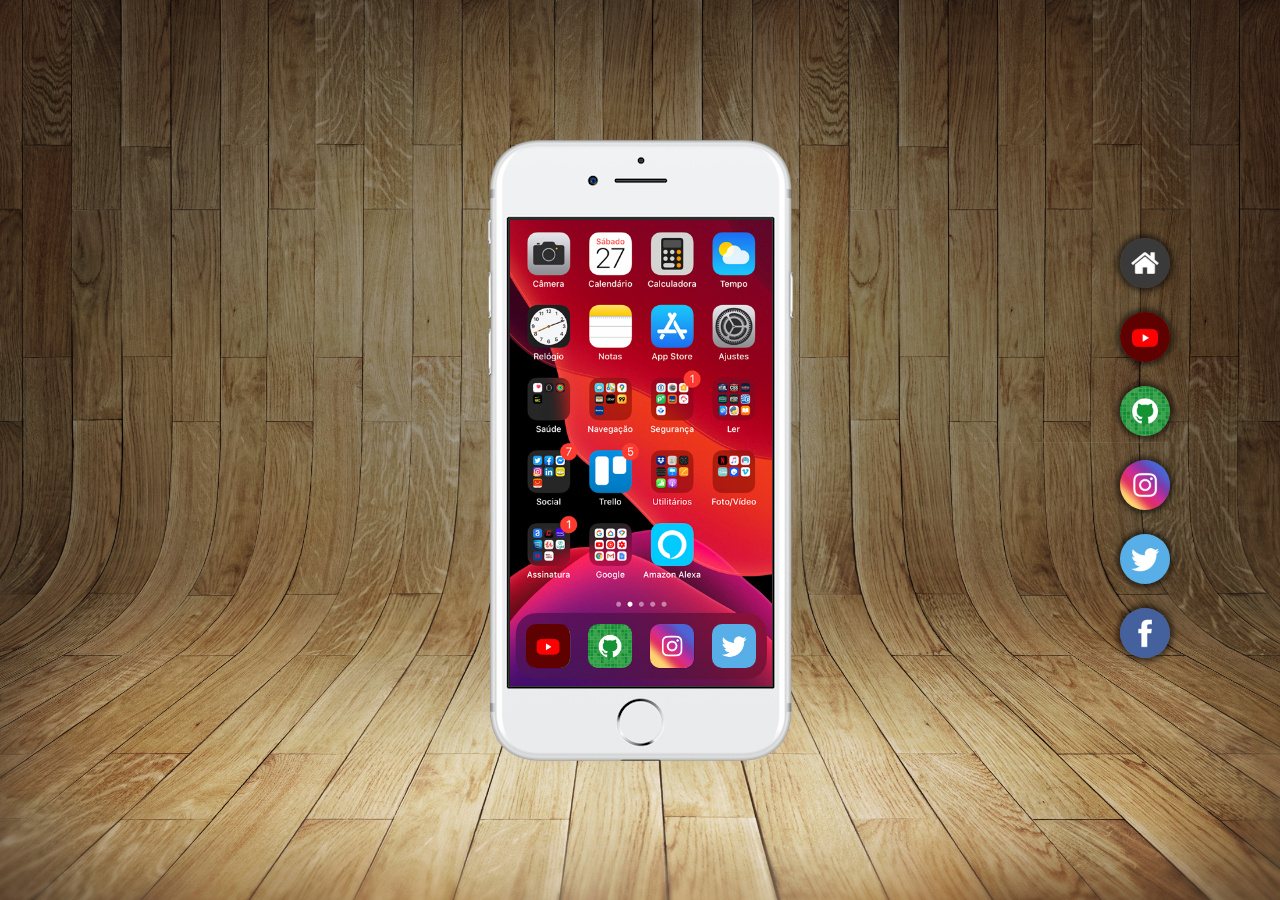
<file: index.html>
<!DOCTYPE html>
<html lang="pt-br">
<head>
    <meta charset="UTF-8">
    <meta name="viewport" content="width=device-width, initial-scale=1.0">
    <link rel="shortcut icon" href="favicon.ico" type="image/x-icon">
    <link rel="stylesheet" href="estilos/style.css">
    <title>Projeto Redes Sociais</title>
</head>
<body>
    <main>
        <section id="telefone">
            <iframe src="home.html" name="tela" id="tela" frameborder="0">
                Seu navegador não e compativel co isso.
            </iframe>
            <div>
                <a href="home.html" target="tela">
                    <img id="home" src="imagens/logo-home.jpg" alt="Home">
                </a>
            </div>
        </section>
        <section id="redes-sociais">
            <div>
                <a href="home.html" target="tela"><img src="imagens/logo-home.jpg" alt="Home"></a><br>
                <a href="youtube.html" target="tela"><img src="imagens/logo-youtube.jpg" alt="YouTube"></a><br>
                <a href="github.html" target="tela"><img src="imagens/logo-github.jpg" alt="GitHub"></a><br>
                <a href="instagram.html" target="tela"><img src="imagens/logo-instagram.jpg" alt="Instagram"></a><br>
                <a href="twitter.html" target="tela"><img src="imagens/logo-twitter.jpg" alt="Twitter"></a><br>
                <a href="fecebook.html" target="tela"><img src="imagens/logo-facebook.jpg" alt="FaceBook"></a><br>
            </div>
        </section>
        
    </main>
</body>
</html>
</file>
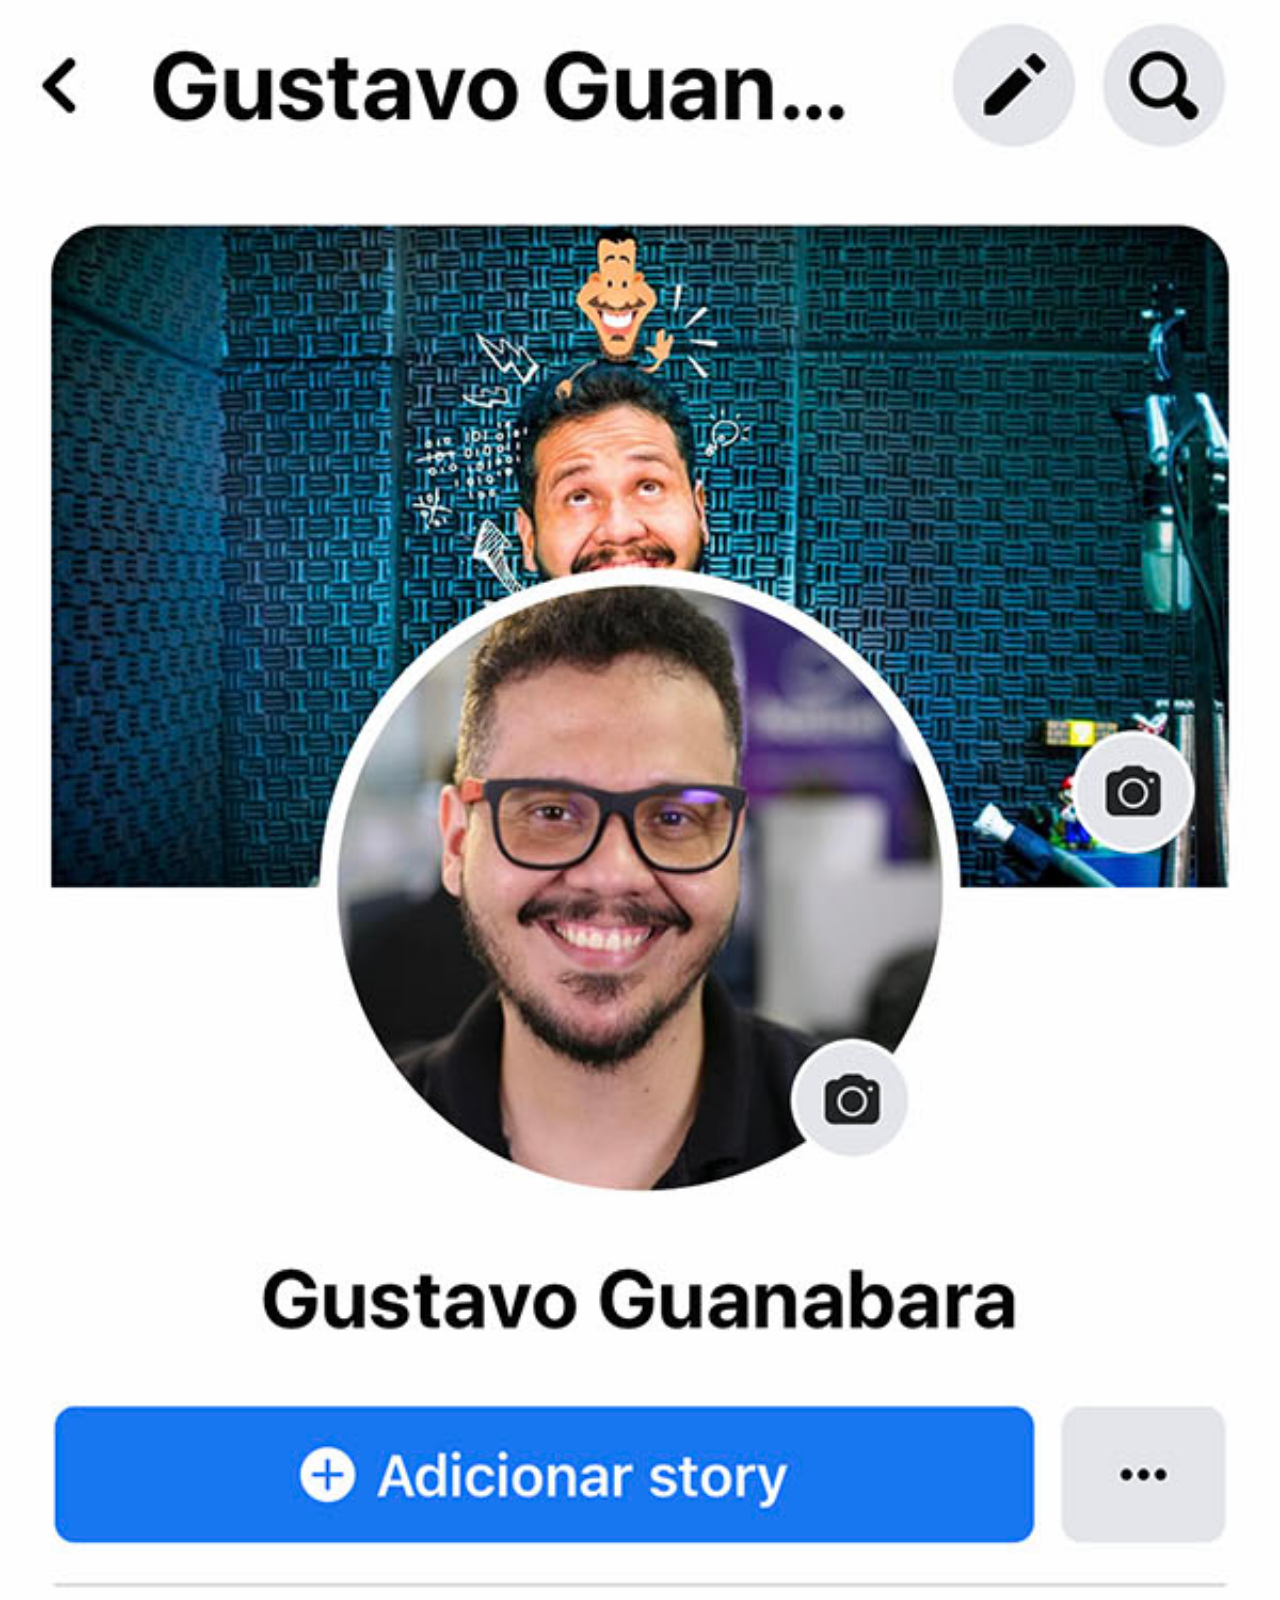
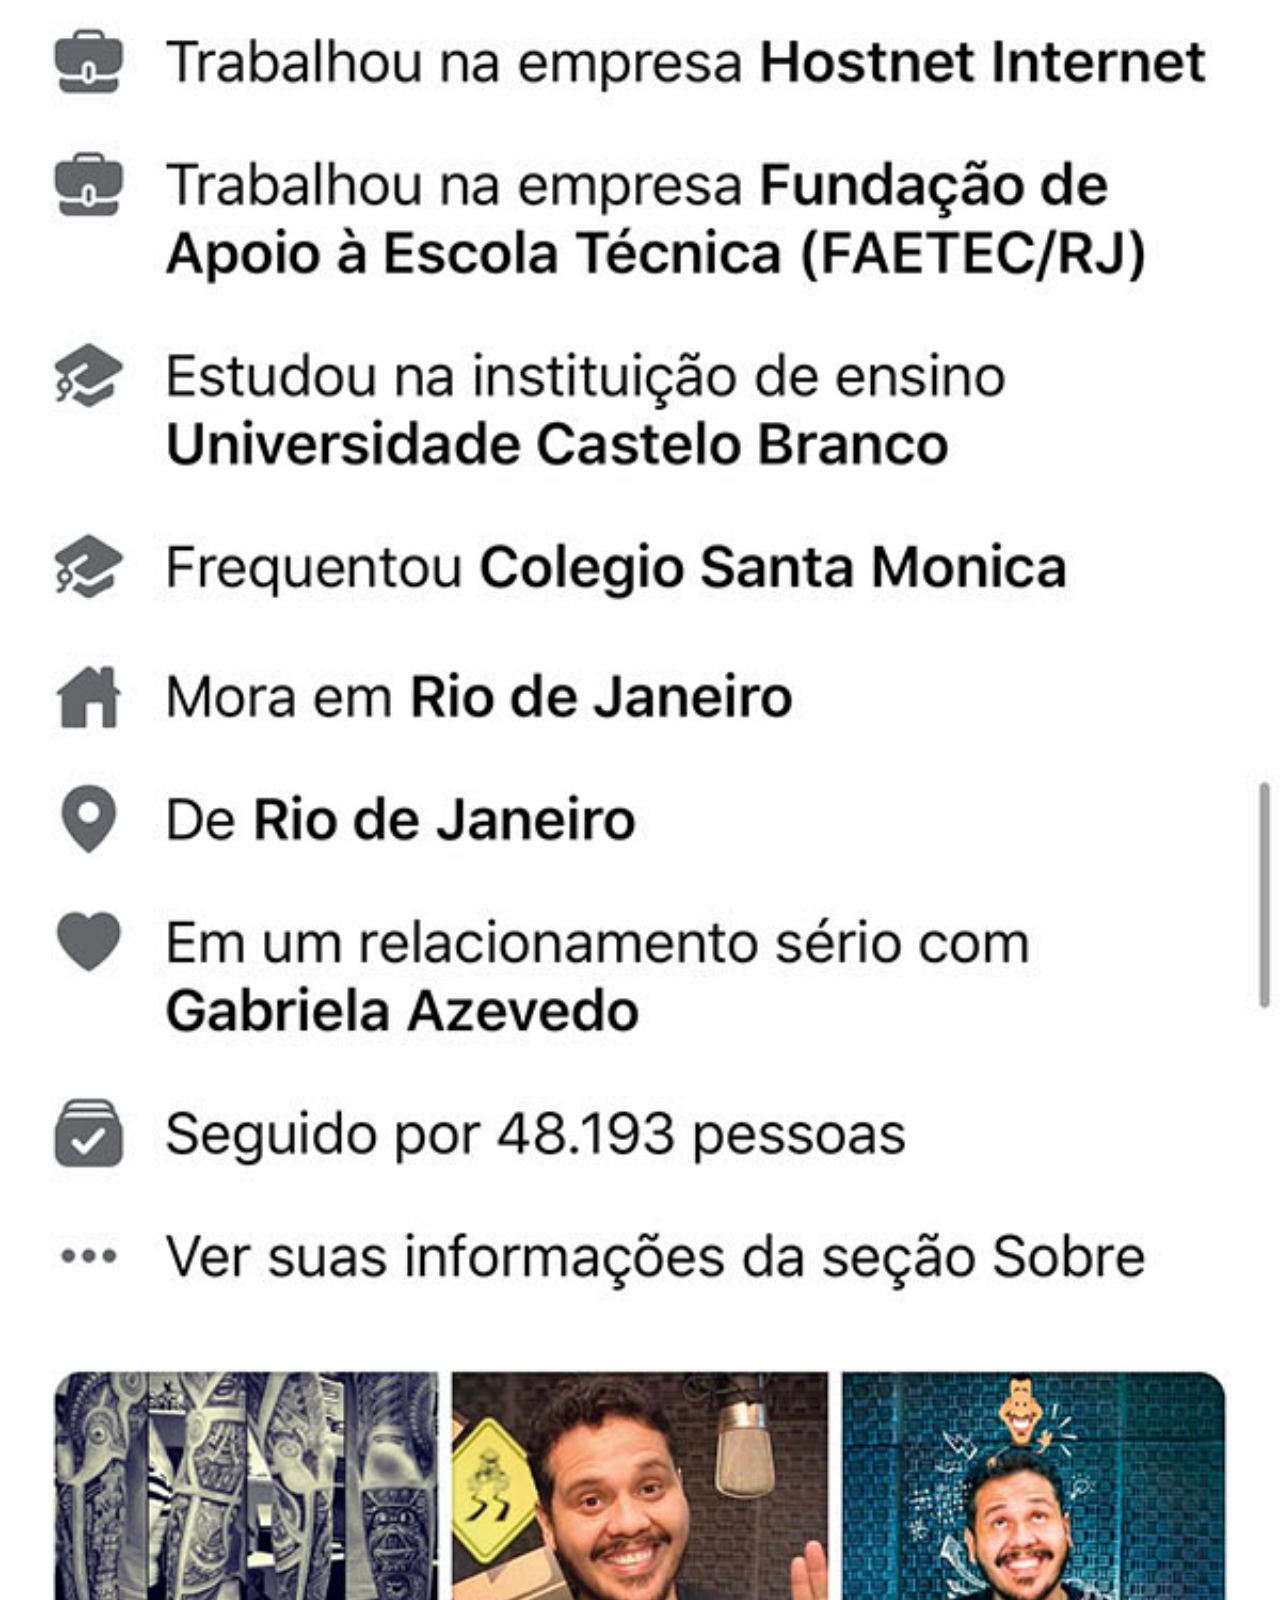
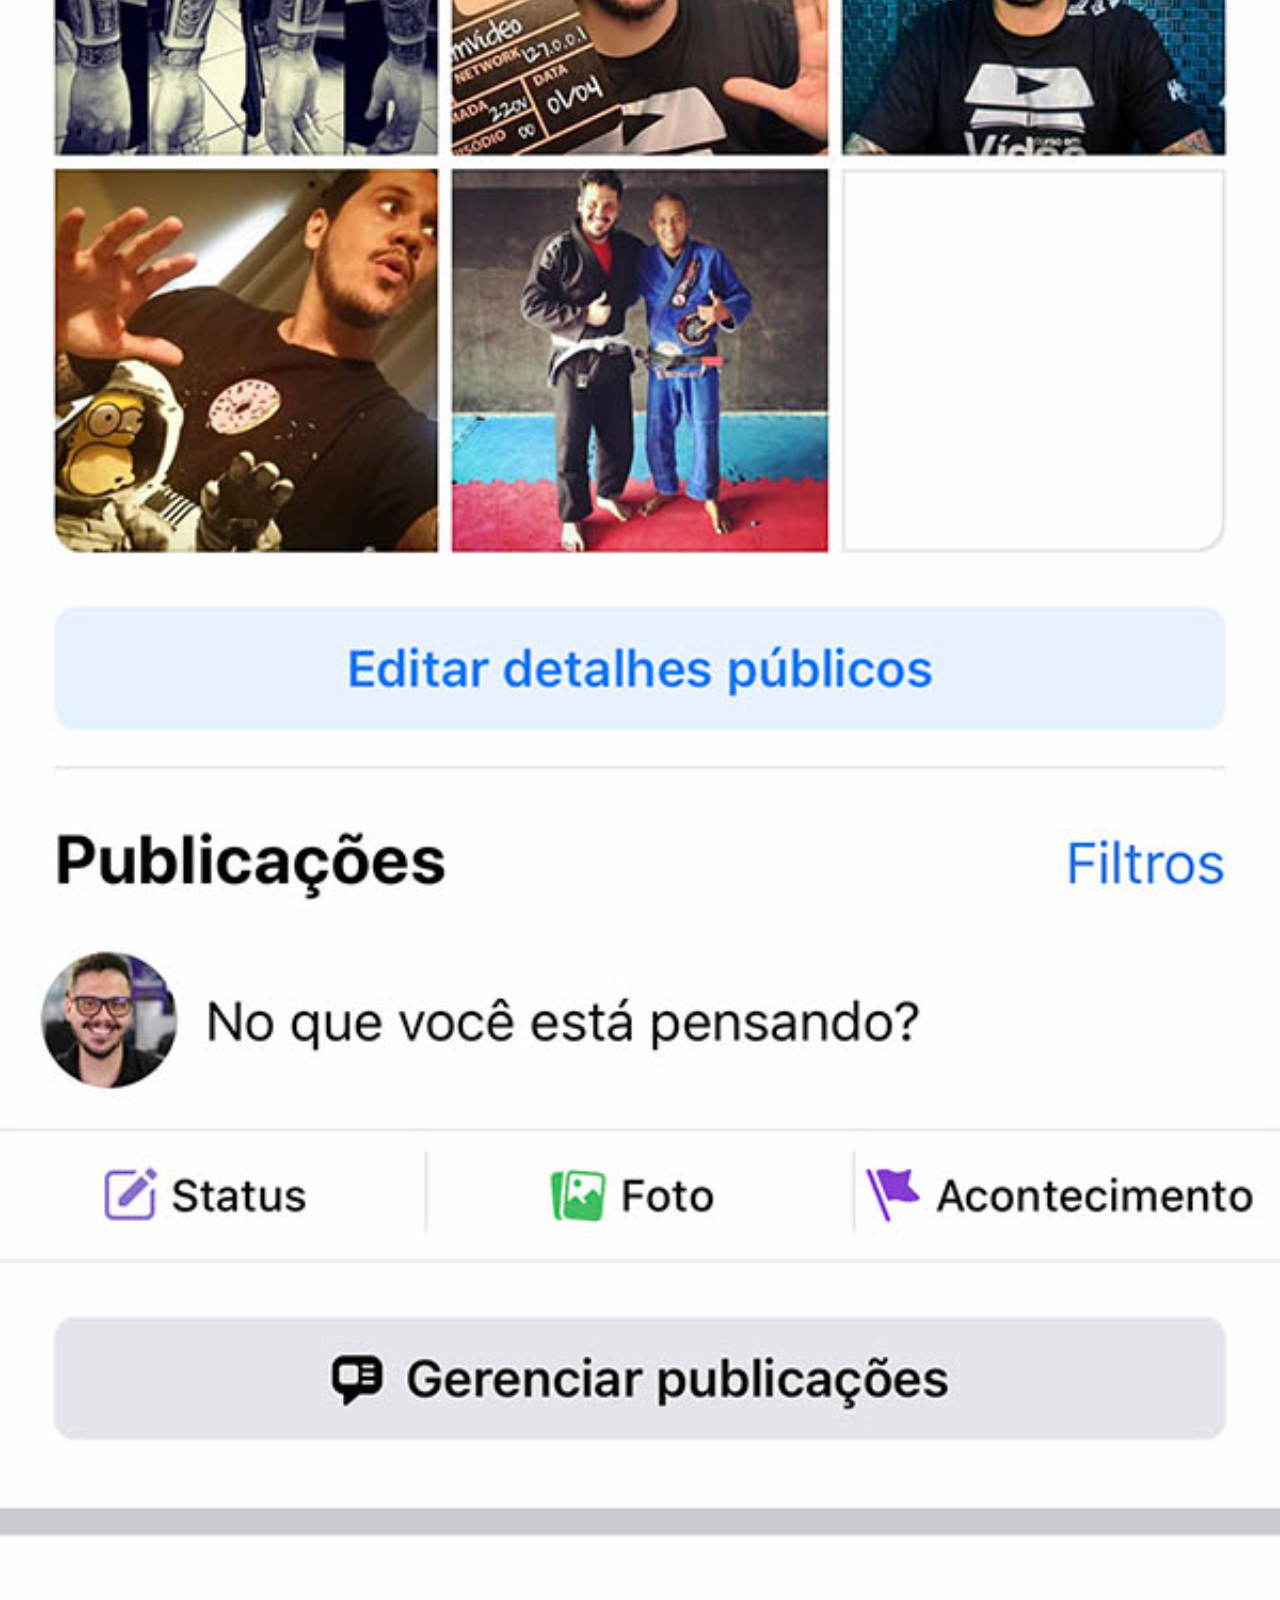
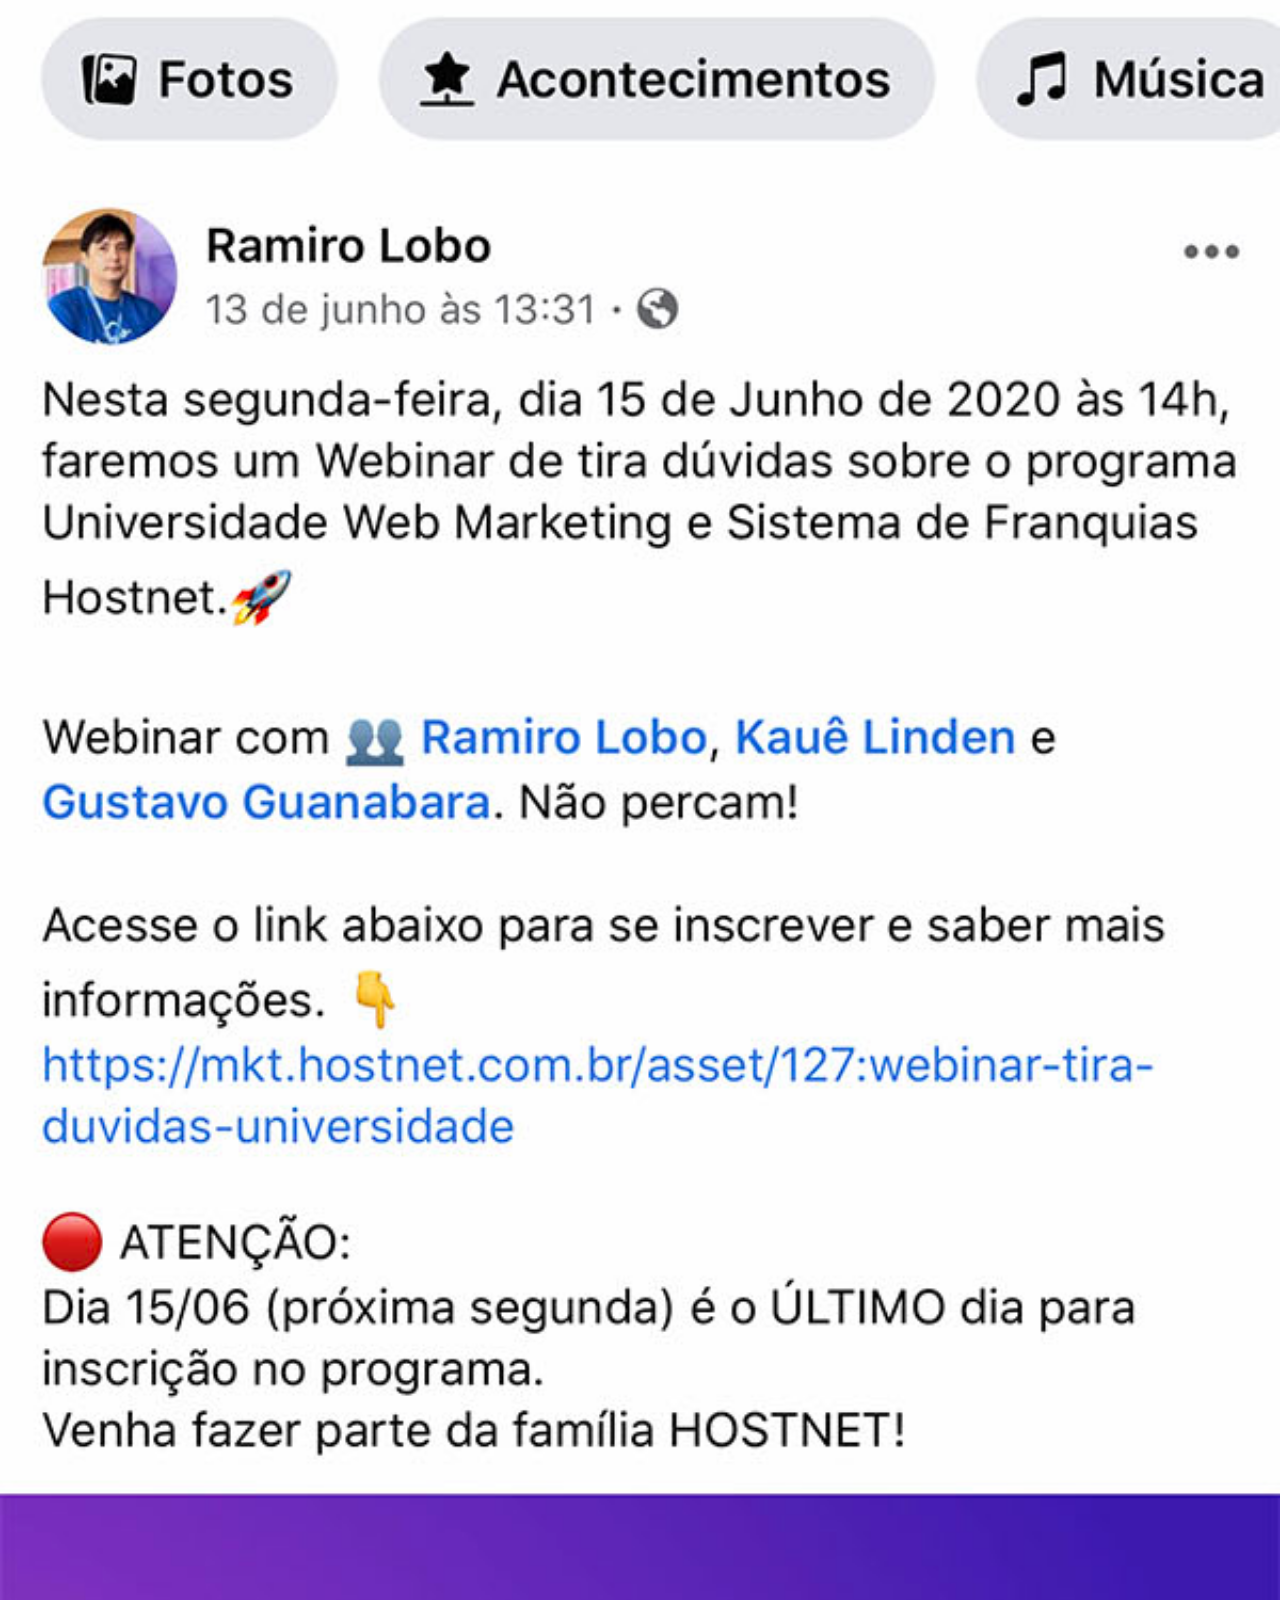
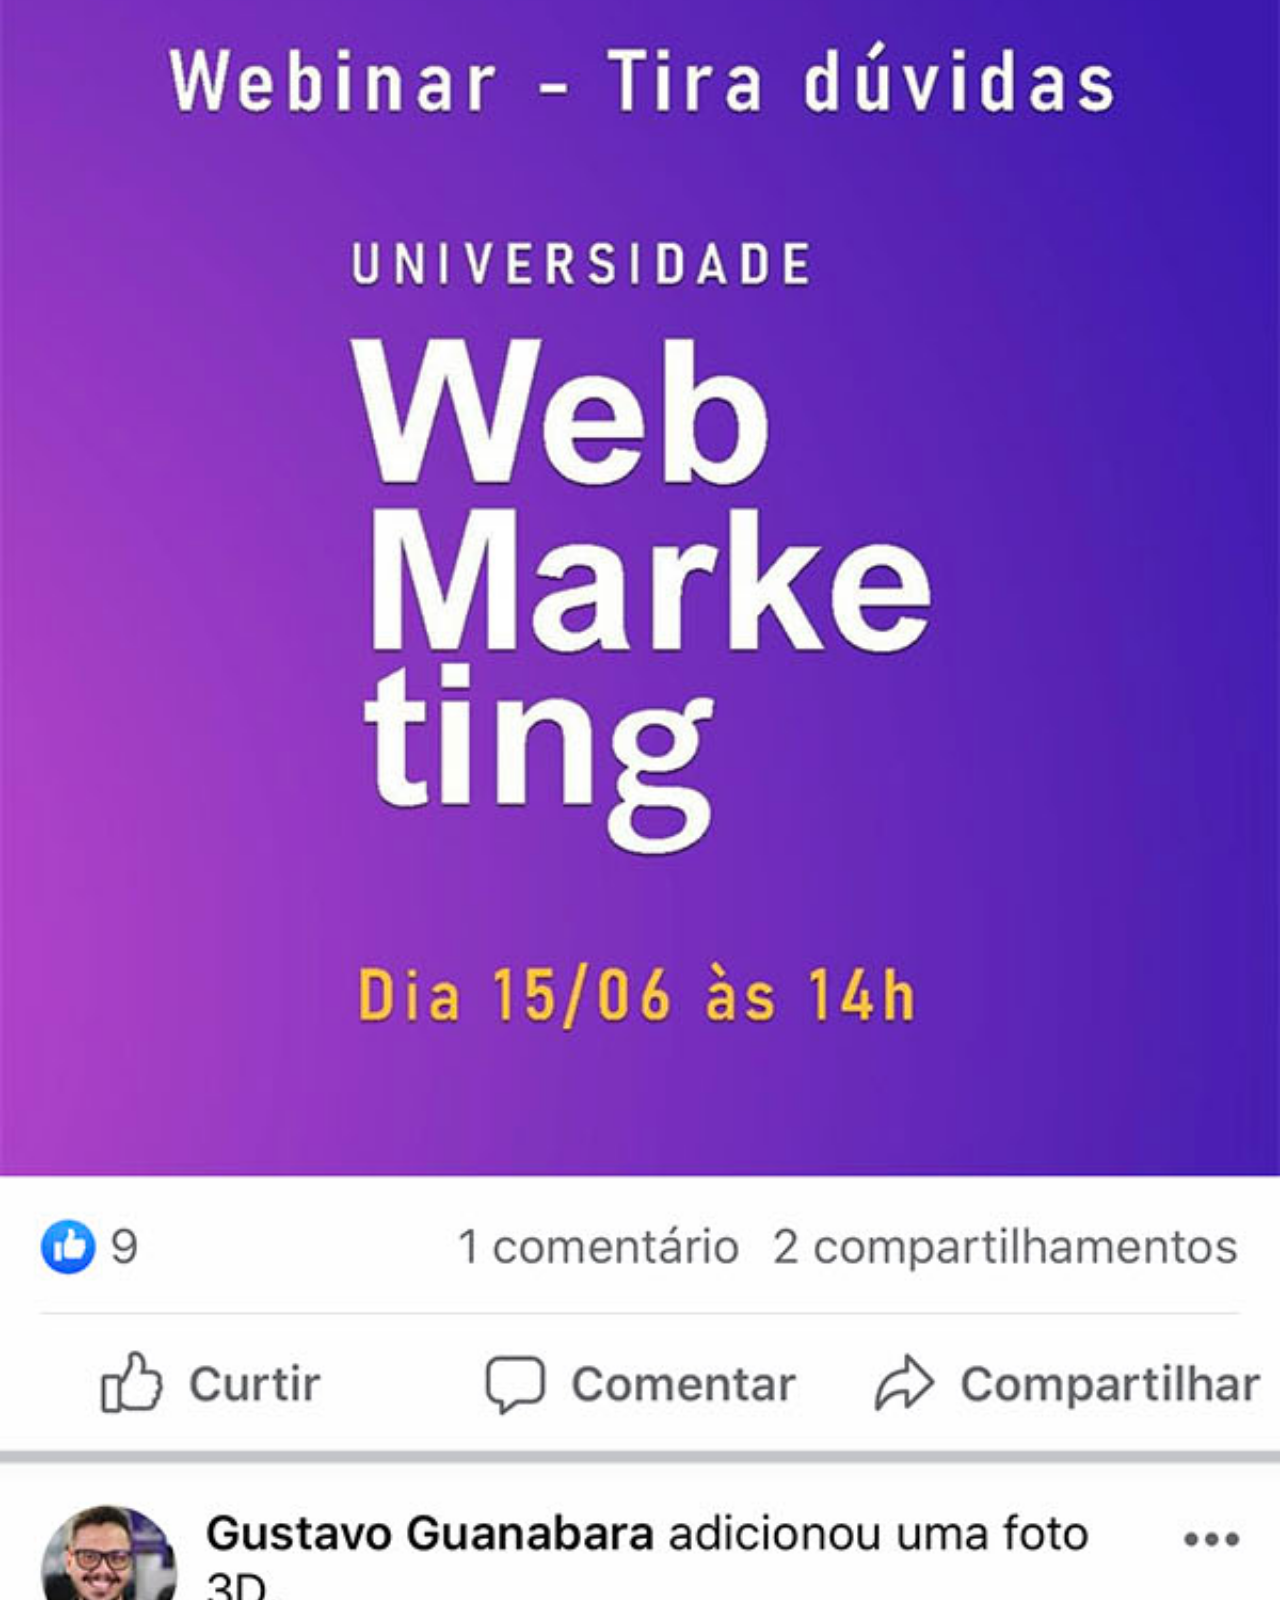
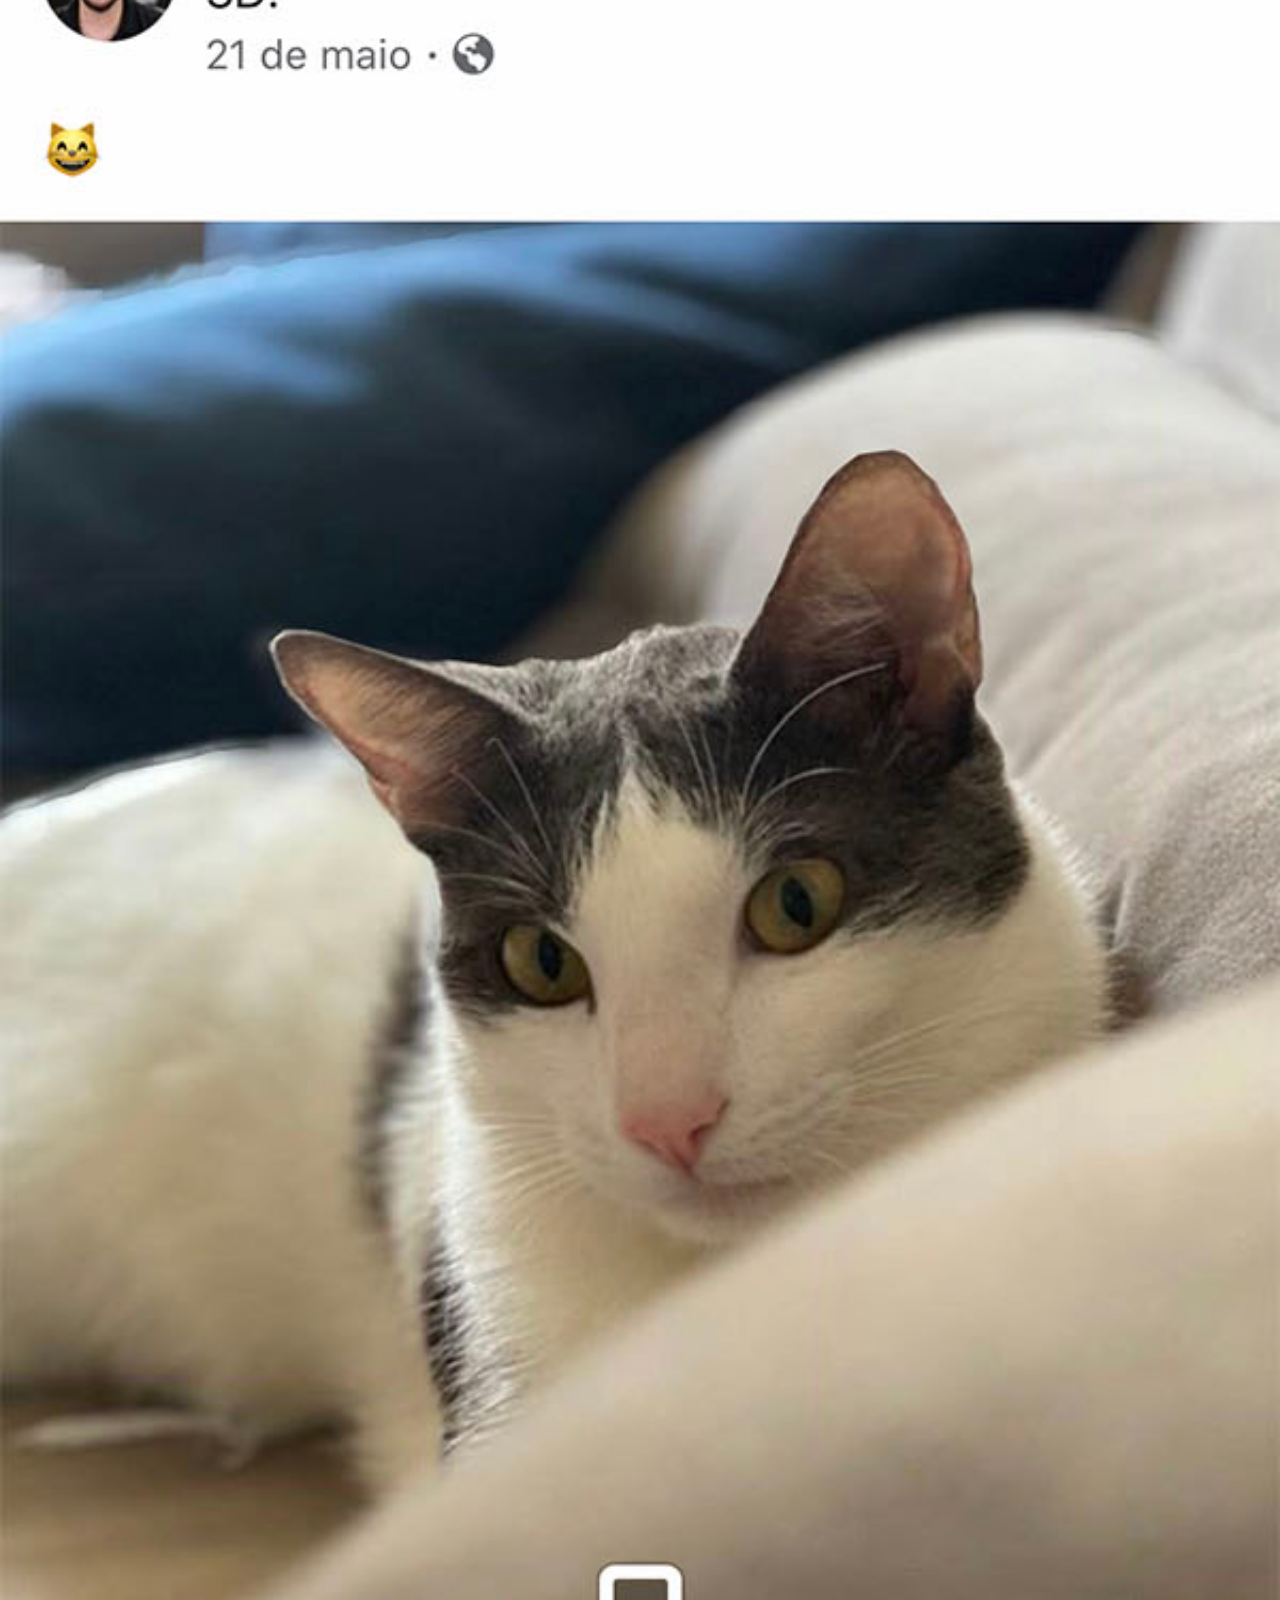
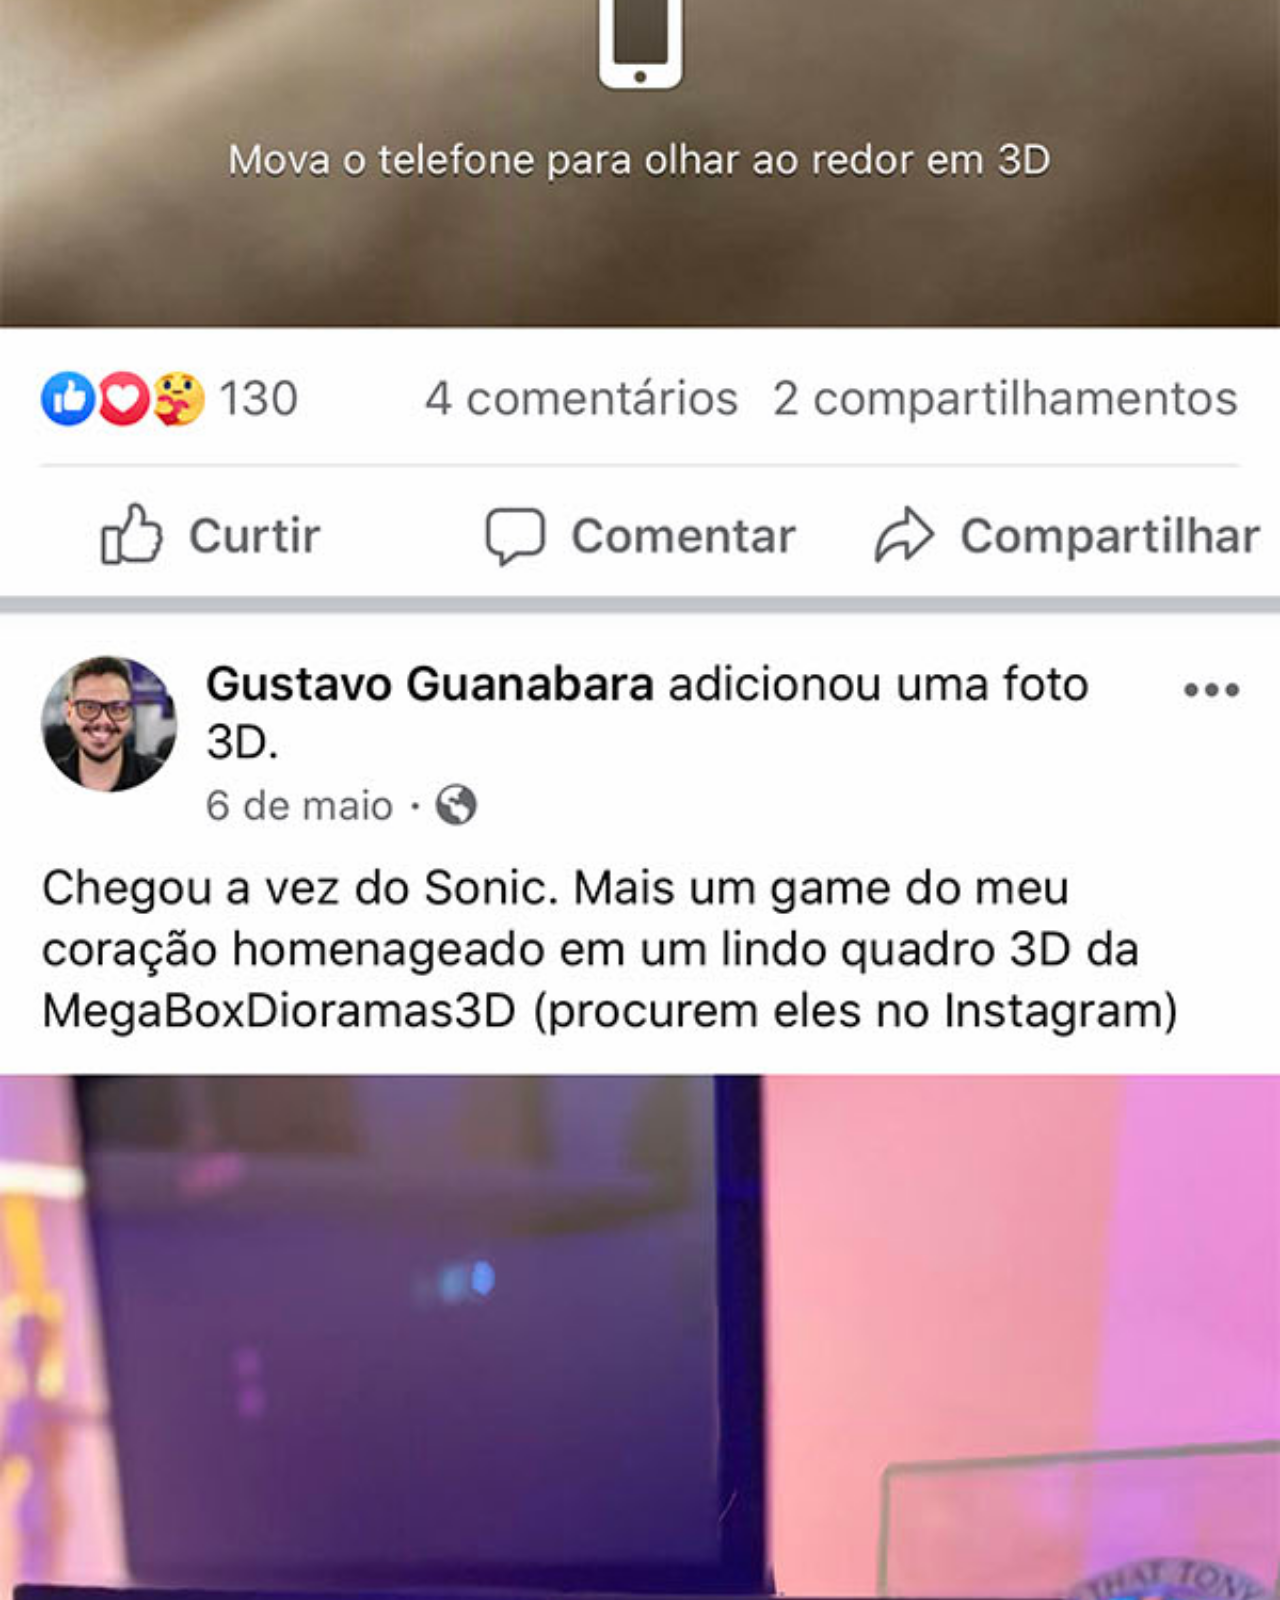
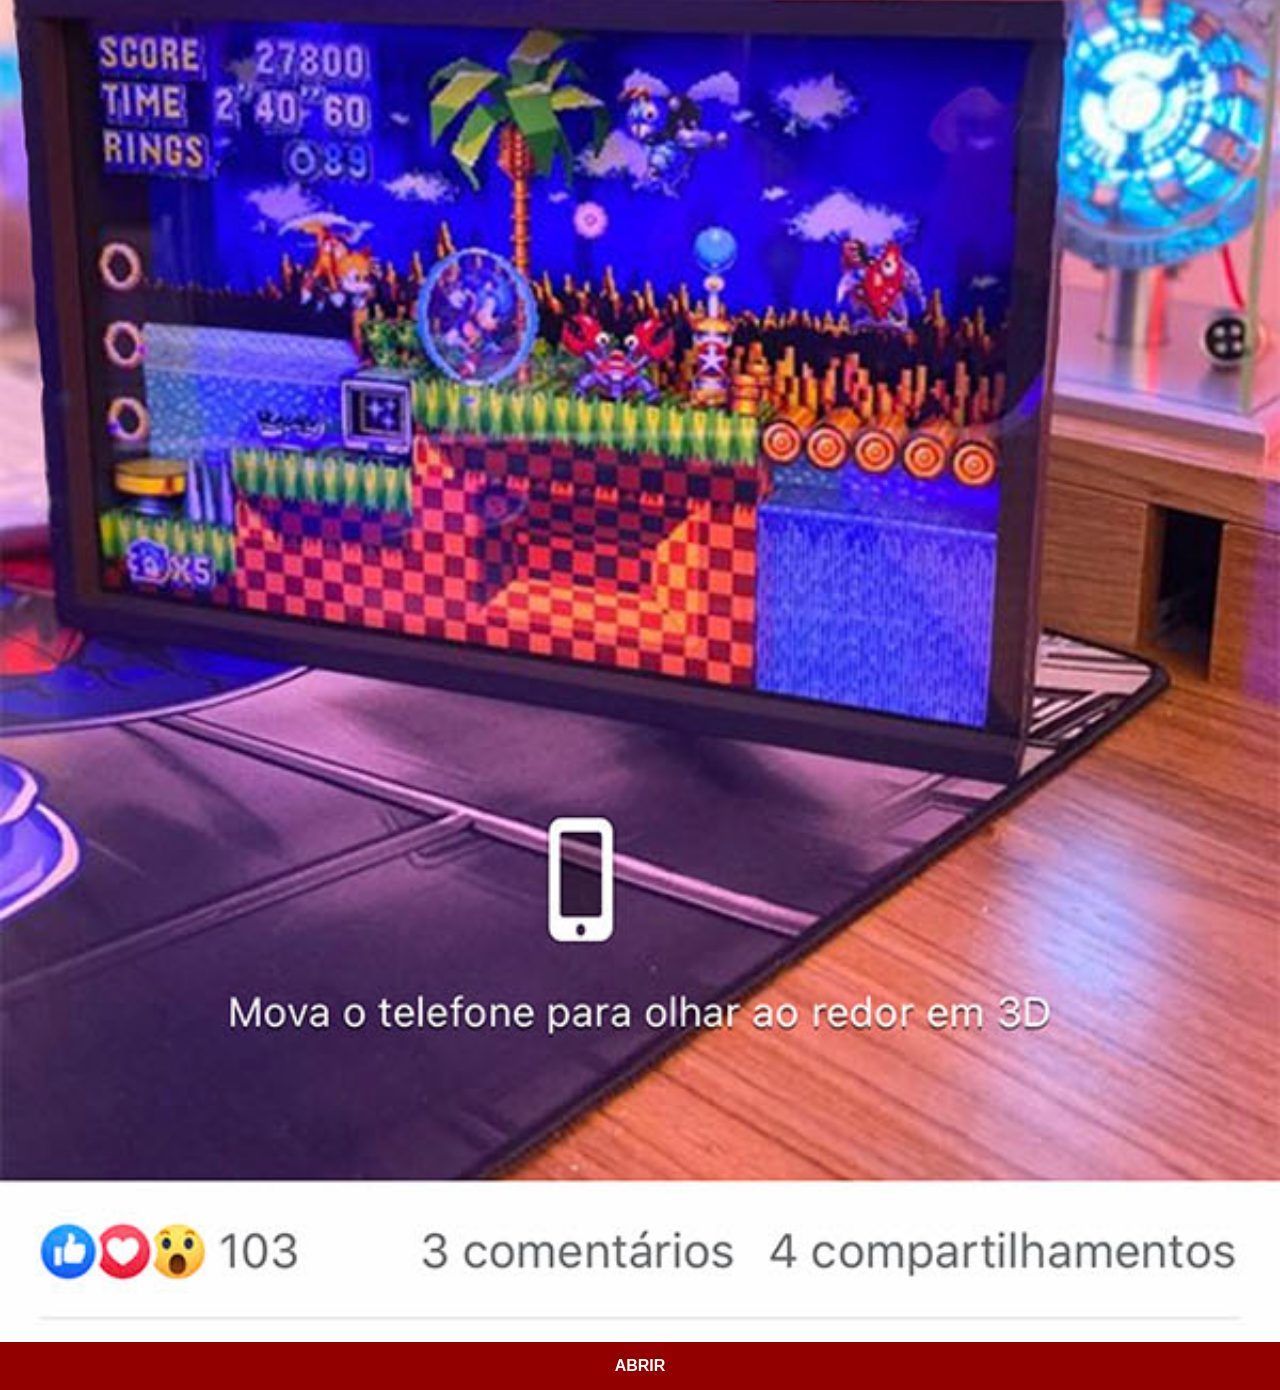
<file: fecebook.html>
<!DOCTYPE html>
<html lang="pt-br">
<head>
    <meta charset="UTF-8">
    <meta name="viewport" content="width=device-width, initial-scale=1.0">
    <link rel="stylesheet" href="estilos/rede-sociais.css">
    <title>Fecebook</title>
</head>
<body>
    <img src="imagens/tela-facebook.jpg" alt="FaceBook">
    <a href="#">ABRIR</a>
</body>
</html>
</file>
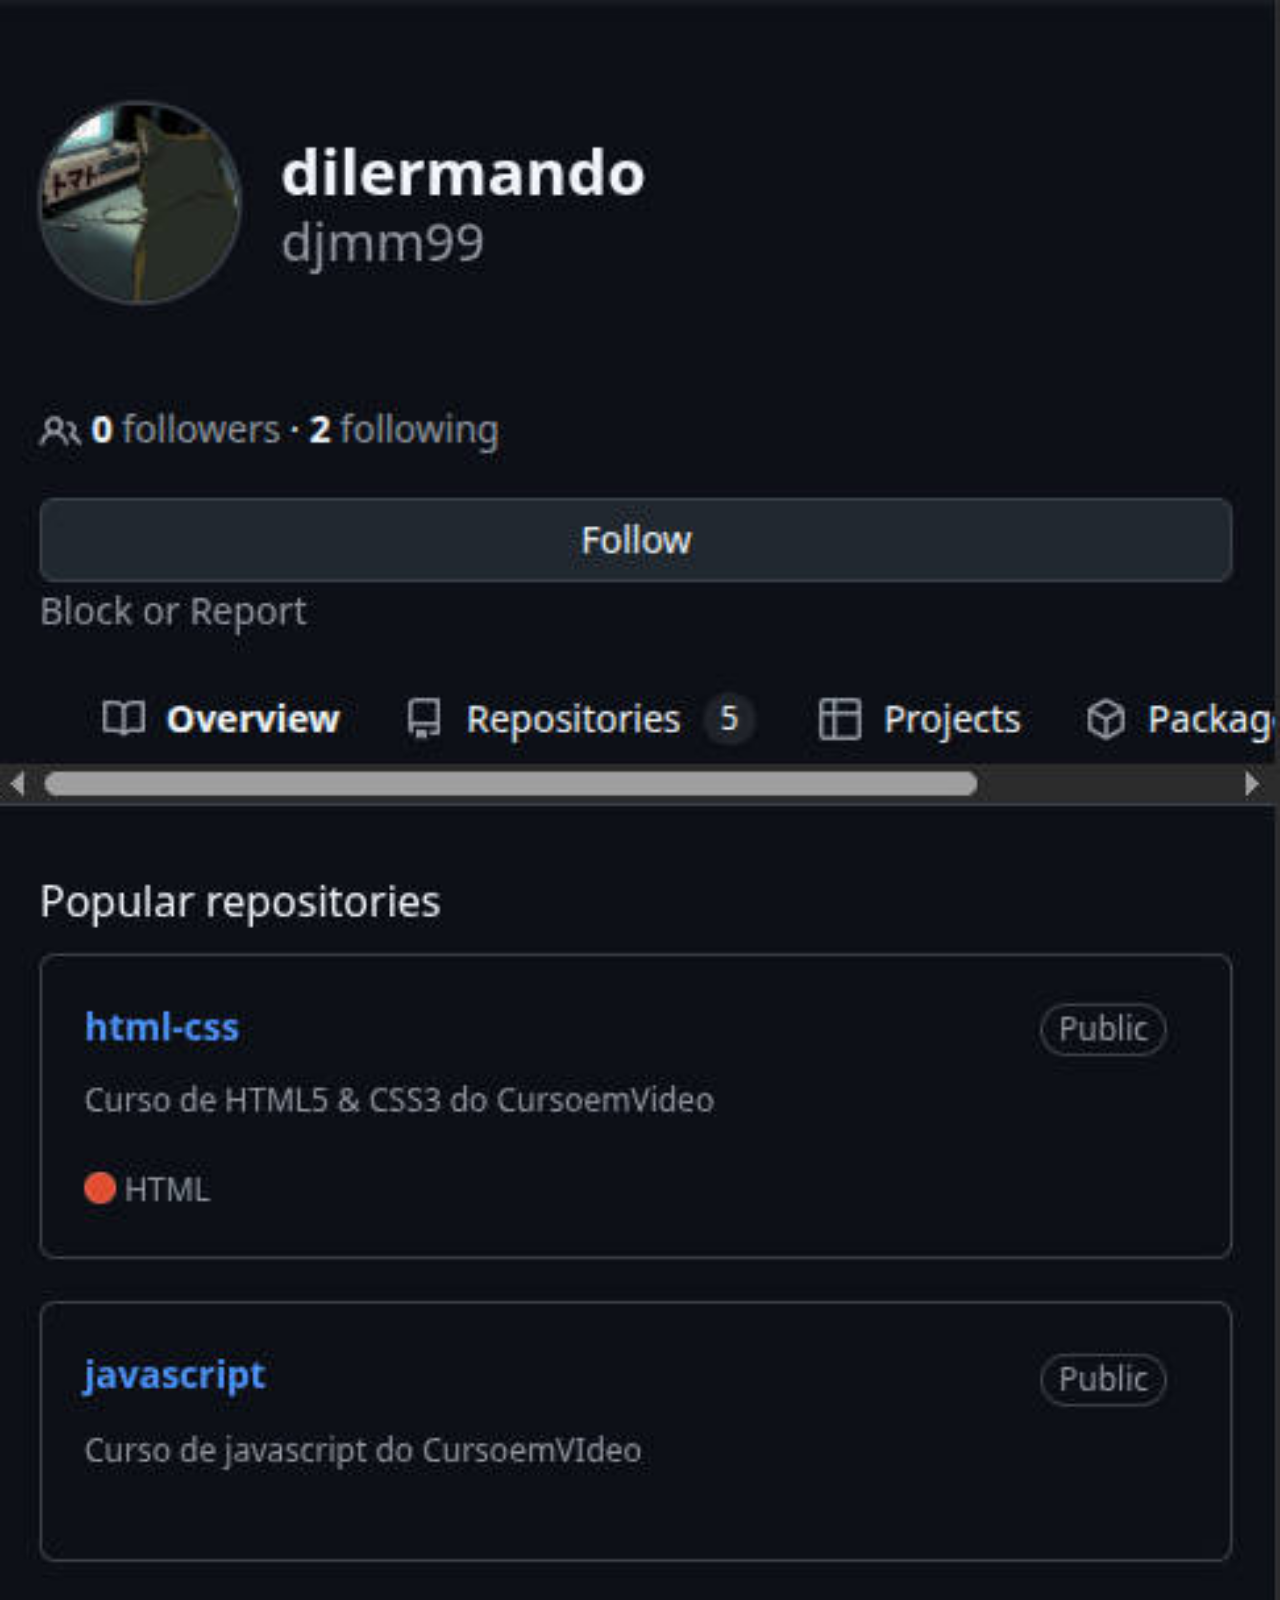
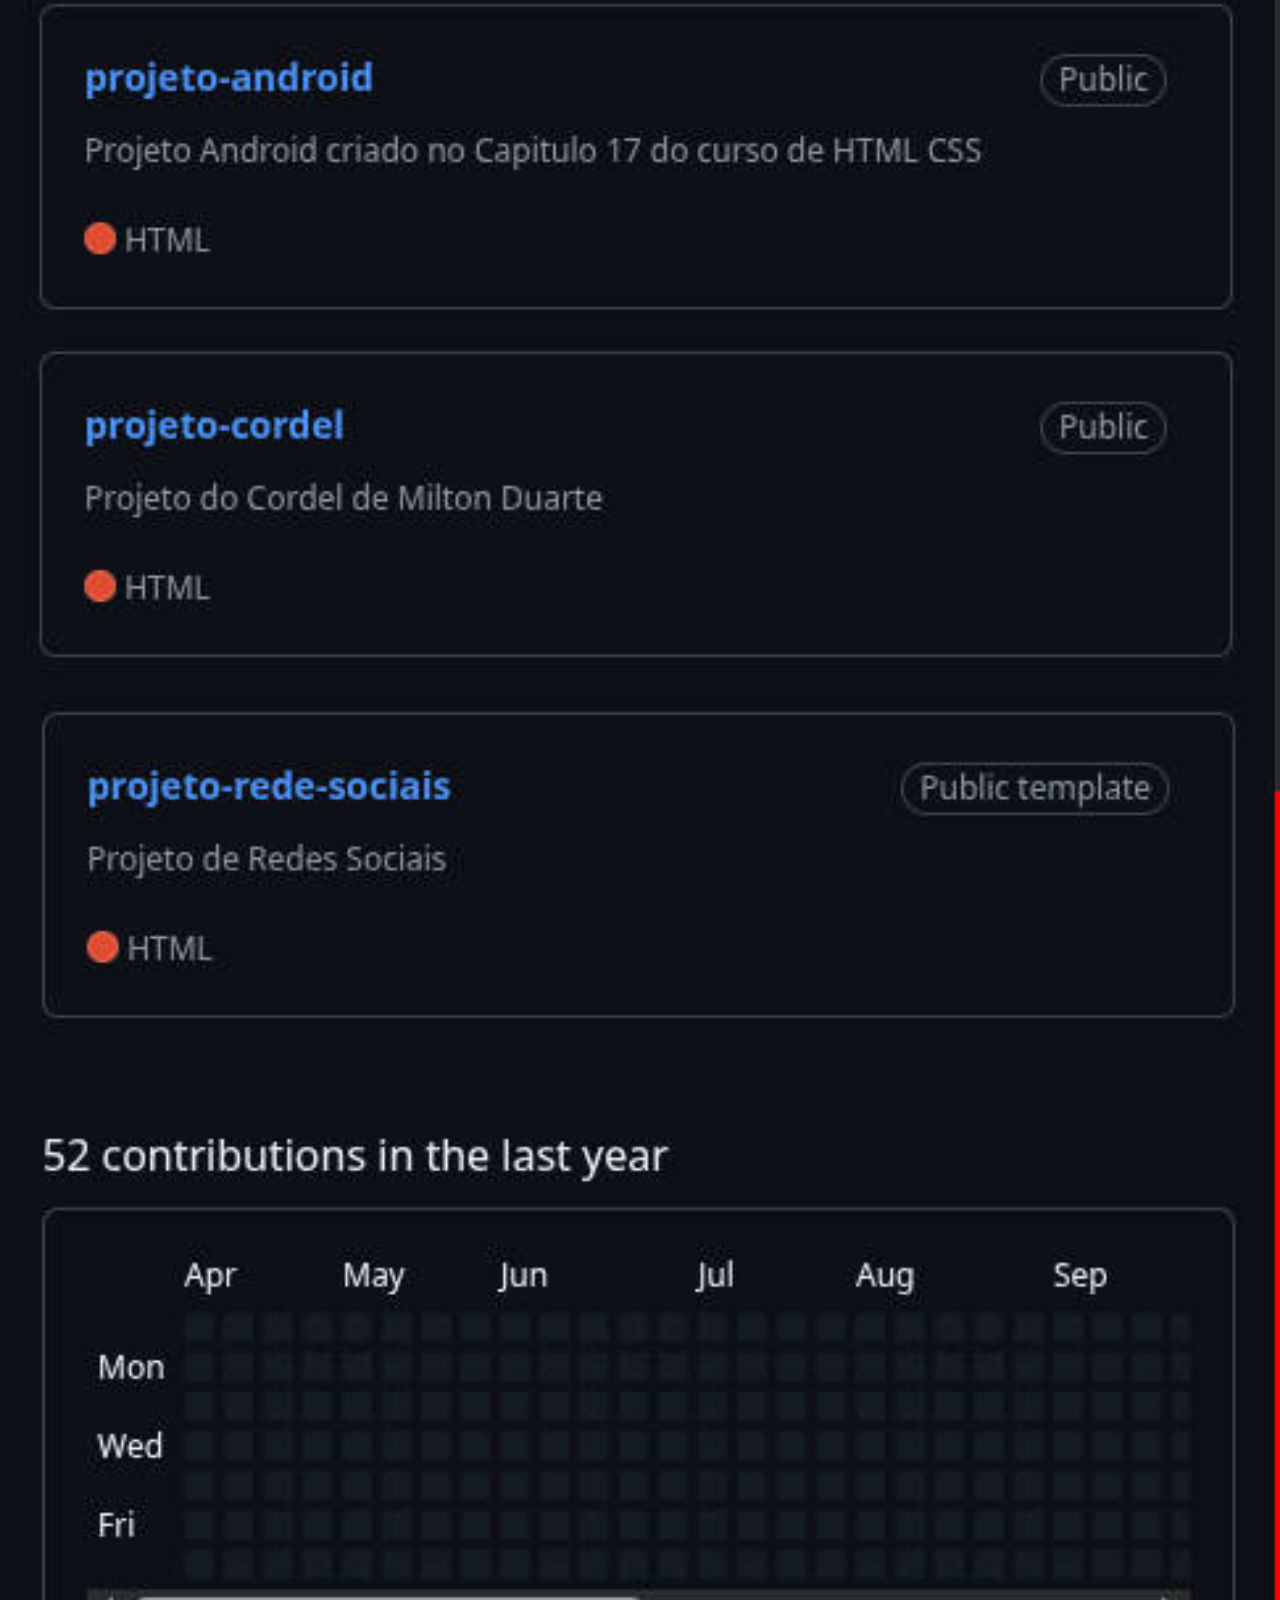
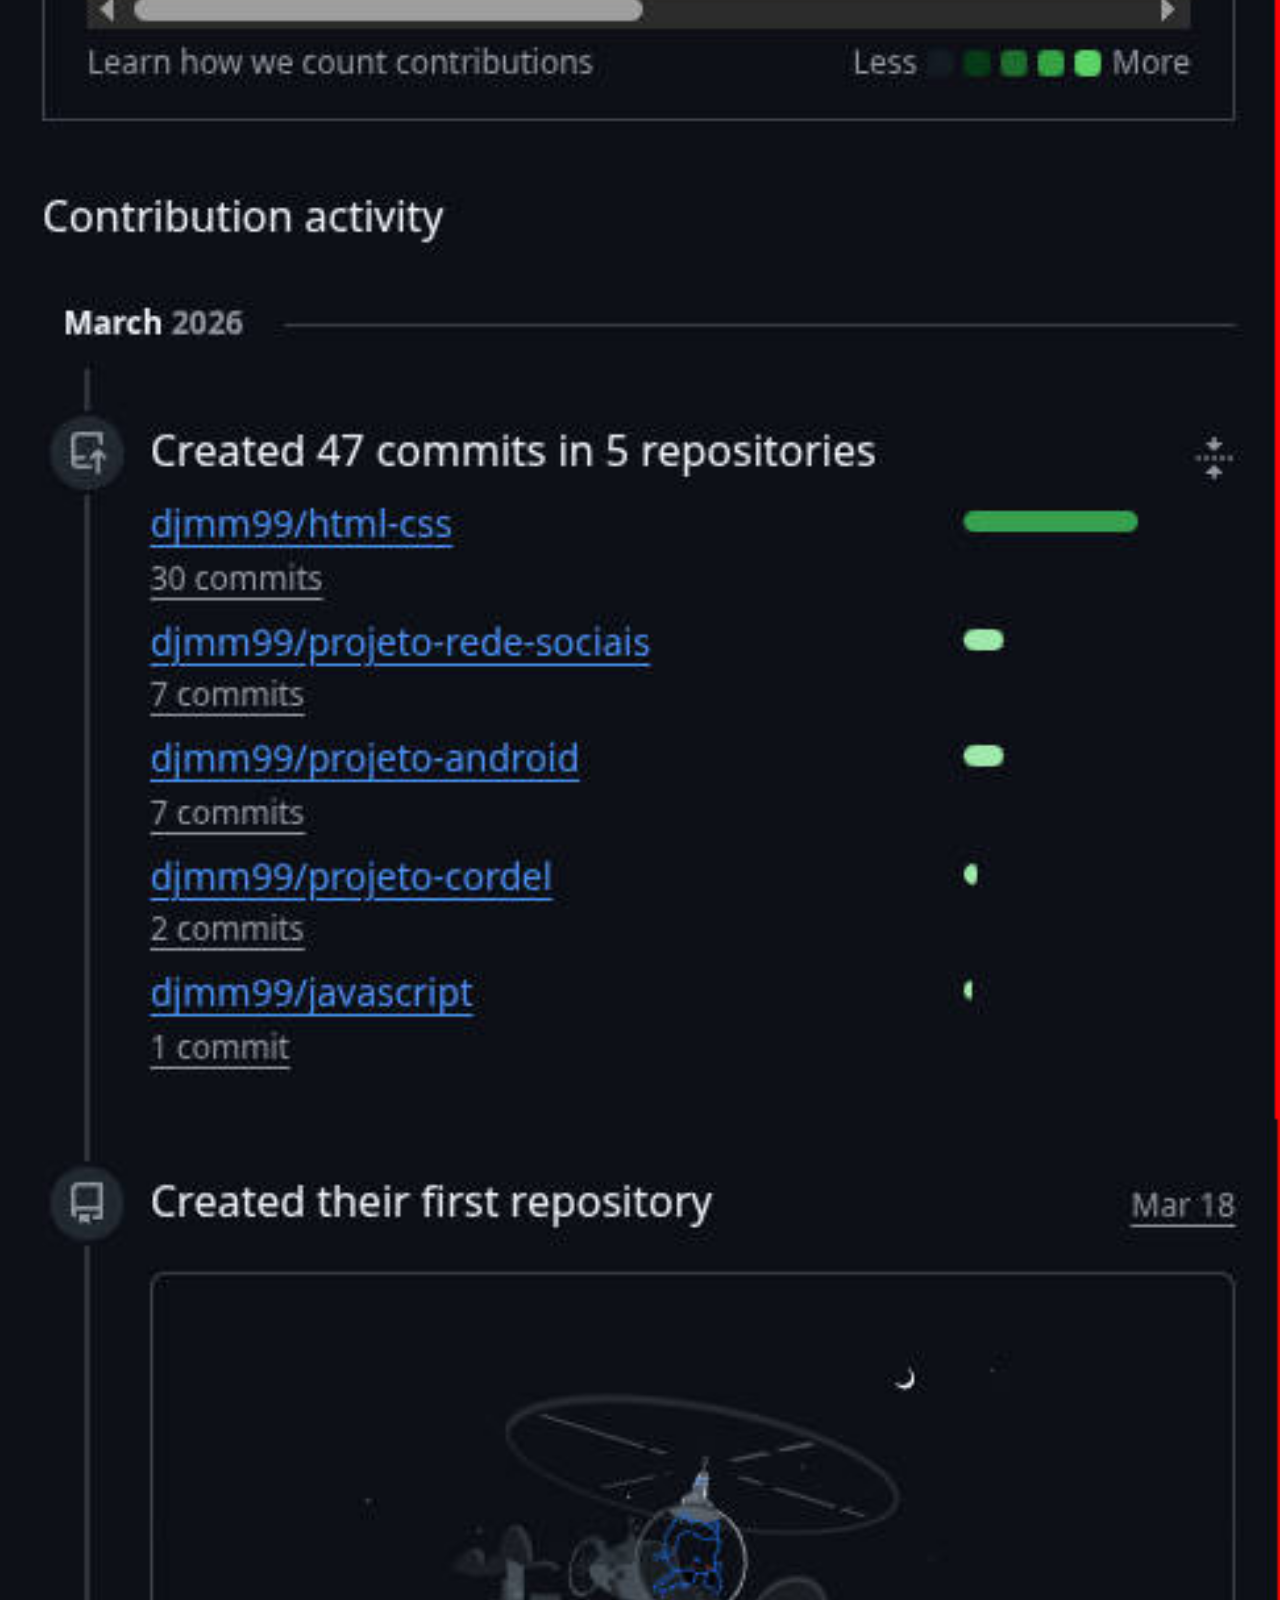
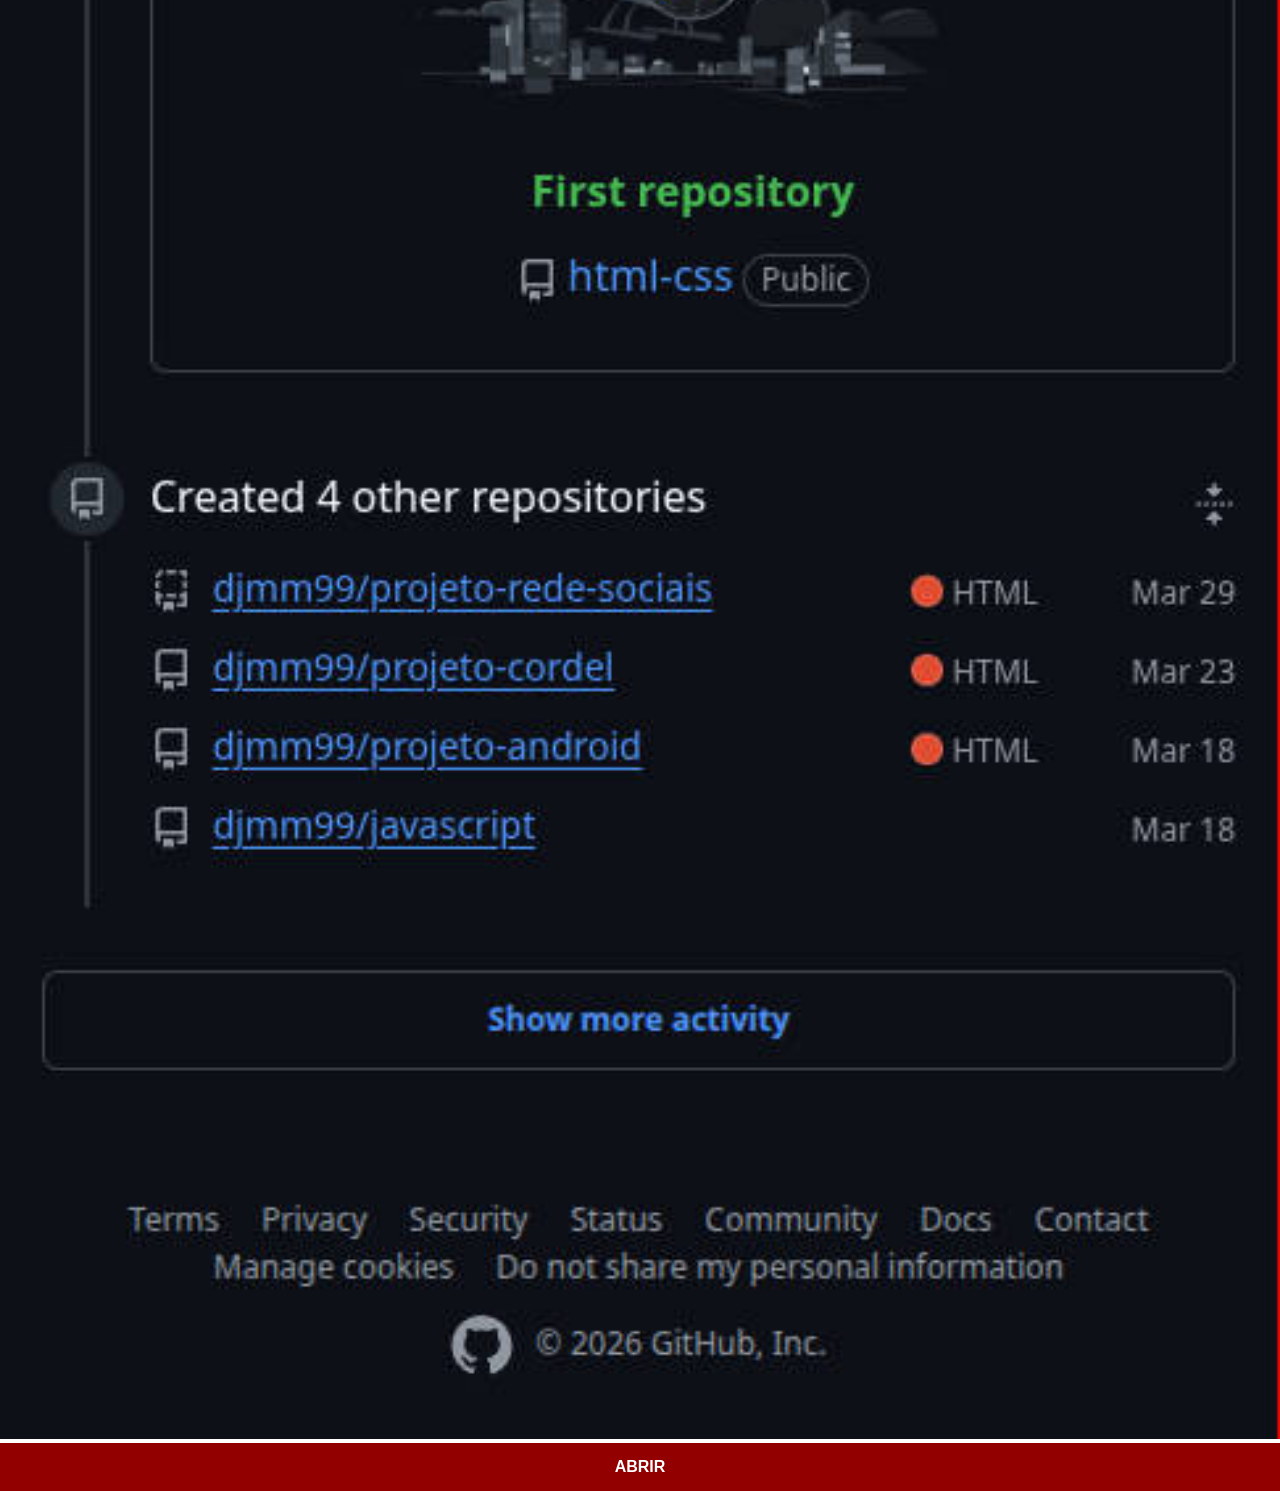
<file: github.html>
<!DOCTYPE html>
<html lang="pt-br">
<head>
    <meta charset="UTF-8">
    <meta name="viewport" content="width=device-width, initial-scale=1.0">
    <title>Document</title>
    <link rel="stylesheet" href="estilos/rede-sociais.css">
</head>
<body>
    <img src="imagens/tela-github.jpg" alt="GitHubr">
    <a target="_blank" href="https://github.com/djmm99">ABRIR</a>
</body>
</html>
</file>
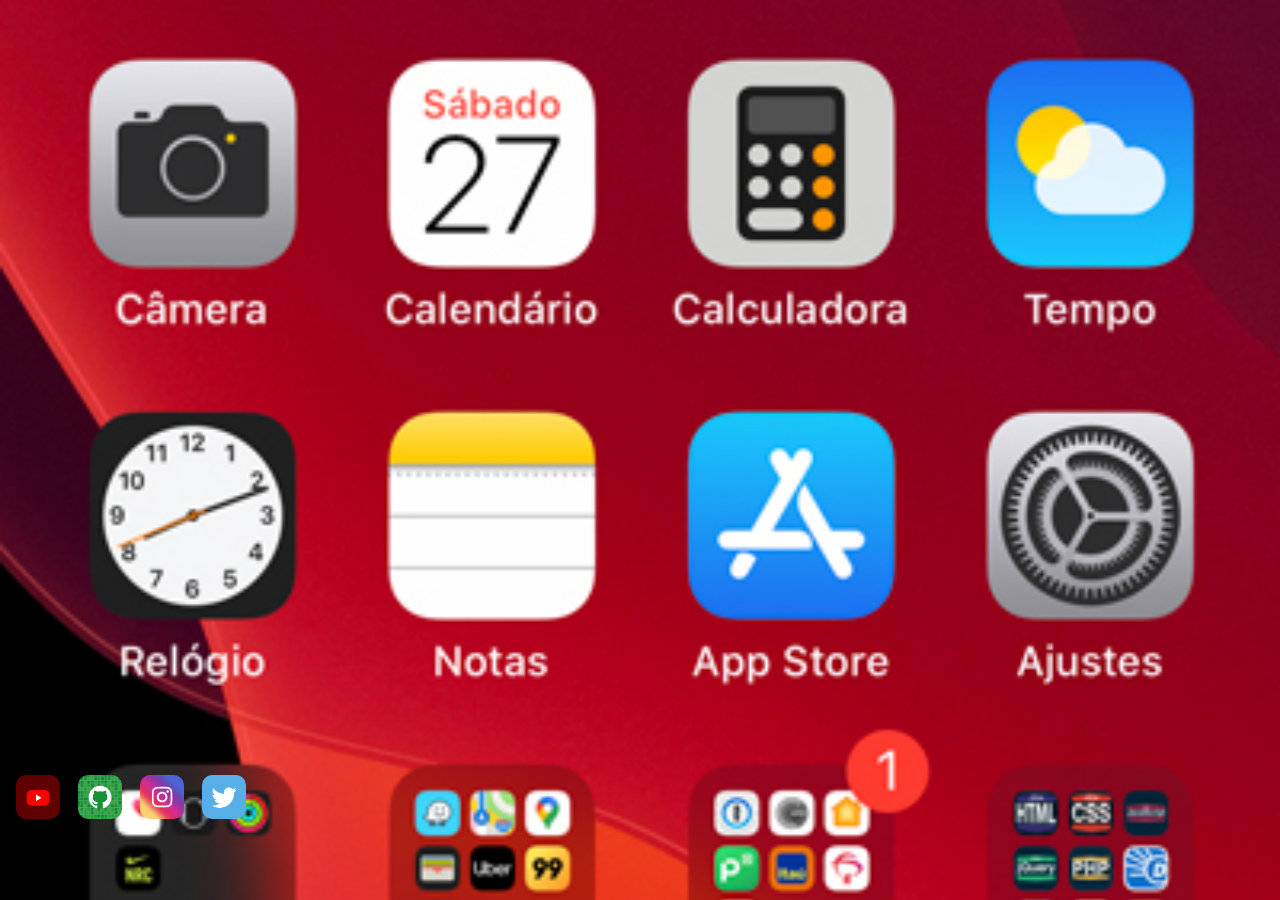
<file: home.html>
<!DOCTYPE html>
<html lang="pt-br">
<head>
    <meta charset="UTF-8">
    <meta name="viewport" content="width=device-width, initial-scale=1.0">
    <title>Home</title>
    <style>
        * {
            margin: 0px;
            padding: 0px;
        }

        body {
            width: 100vw;
            height: 100vh;
            background: black url('imagens/tela-home.jpg') no-repeat top center;
            background-size: cover;
        }

        section div {
            padding-top: 85.3vh;
            margin: 0px 9px;

        }

        section div a {
            display: inline-block;
        }

        section div img {
            width: 44px;
            margin: 7px;
            border-radius: 10px;
        }

        section div img:hover {
            box-shadow: 0px 0px 5px 2px #0000006b;
            transition: box-shadow .3s;
            filter: brightness(0.6);
        }
    </style>
</head>
<body>
    <section>
        <div>
                <a href="youtube.html" target="tela"><img src="imagens/logo-youtube.jpg" alt="YouTube"></a>
                <a href="github.html" target="tela"><img src="imagens/logo-github.jpg" alt="GitHub"></a>
                <a href="instagram.html" target="tela"><img src="imagens/logo-instagram.jpg" alt="Instagram"></a>
                <a href="twitter.html" target="tela"><img src="imagens/logo-twitter.jpg" alt="Twitter"></a>
        </div>
    </section>
</body>
</html>
</file>
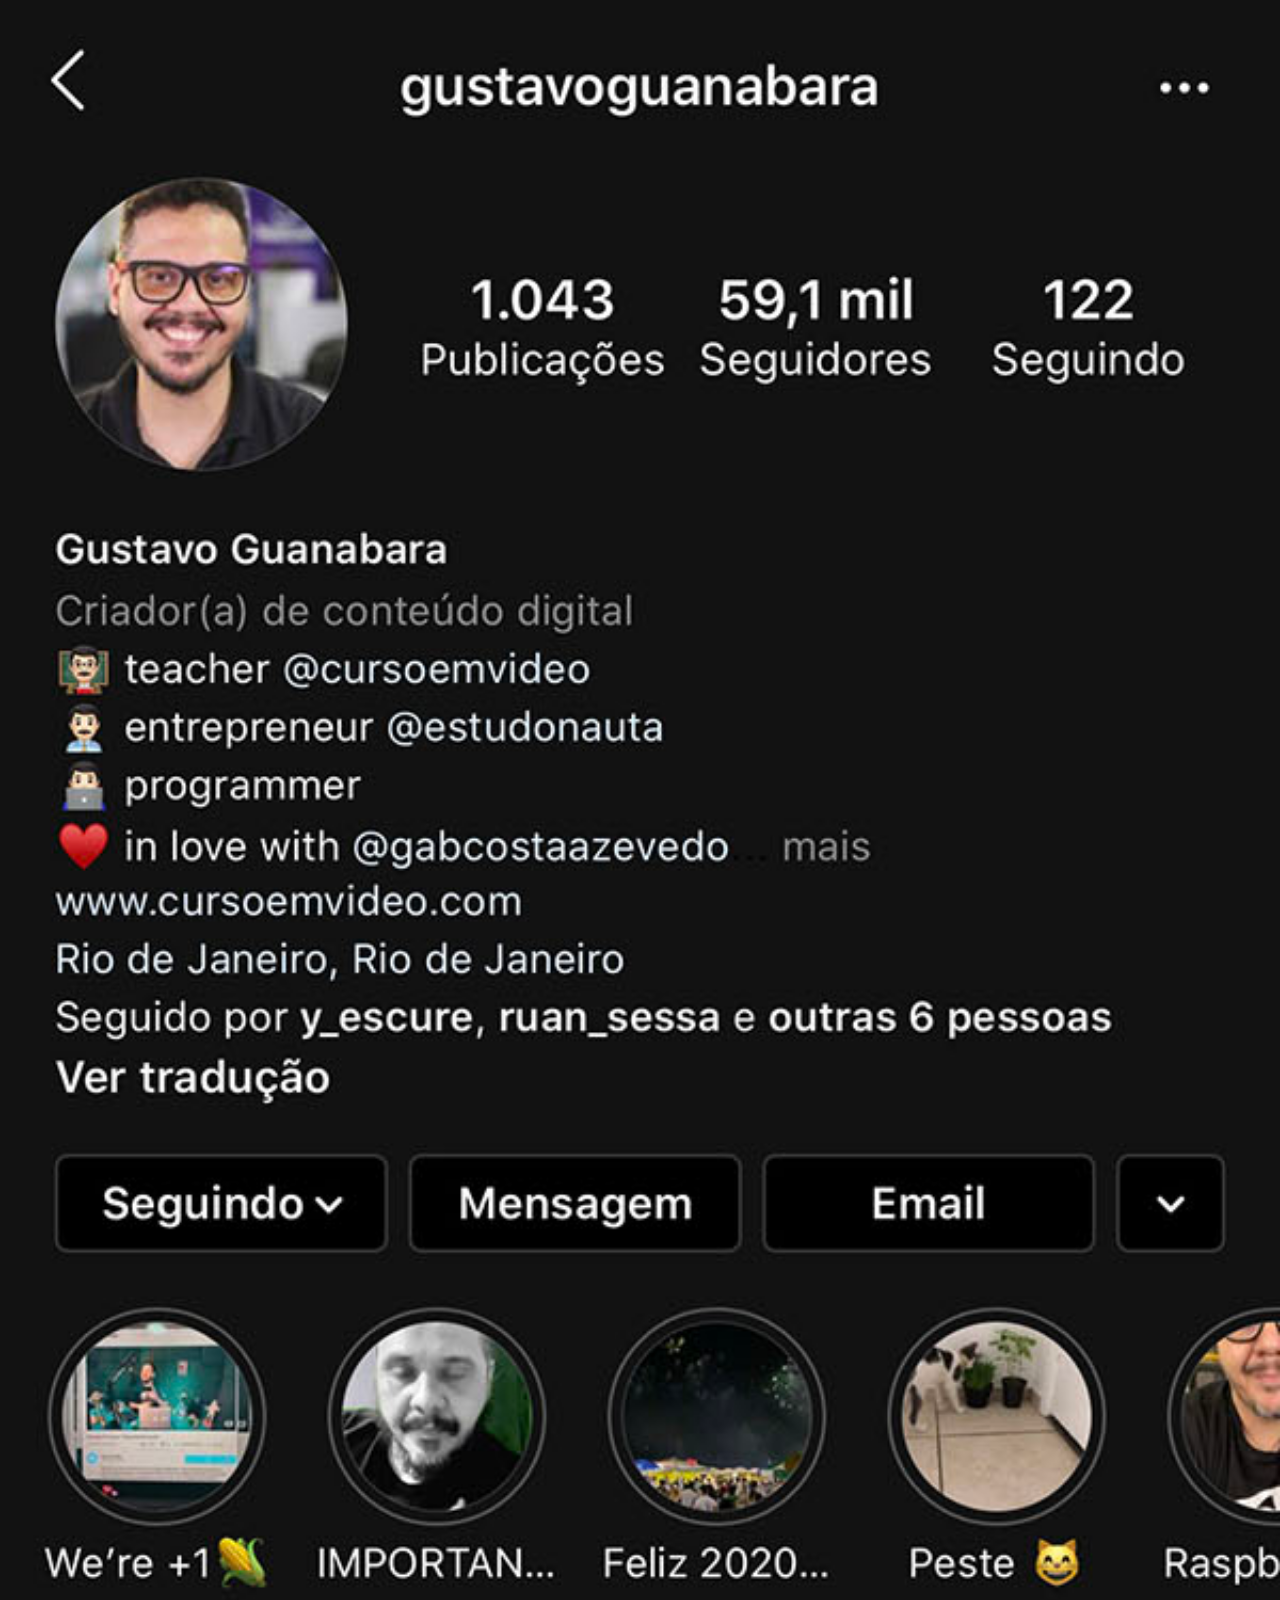
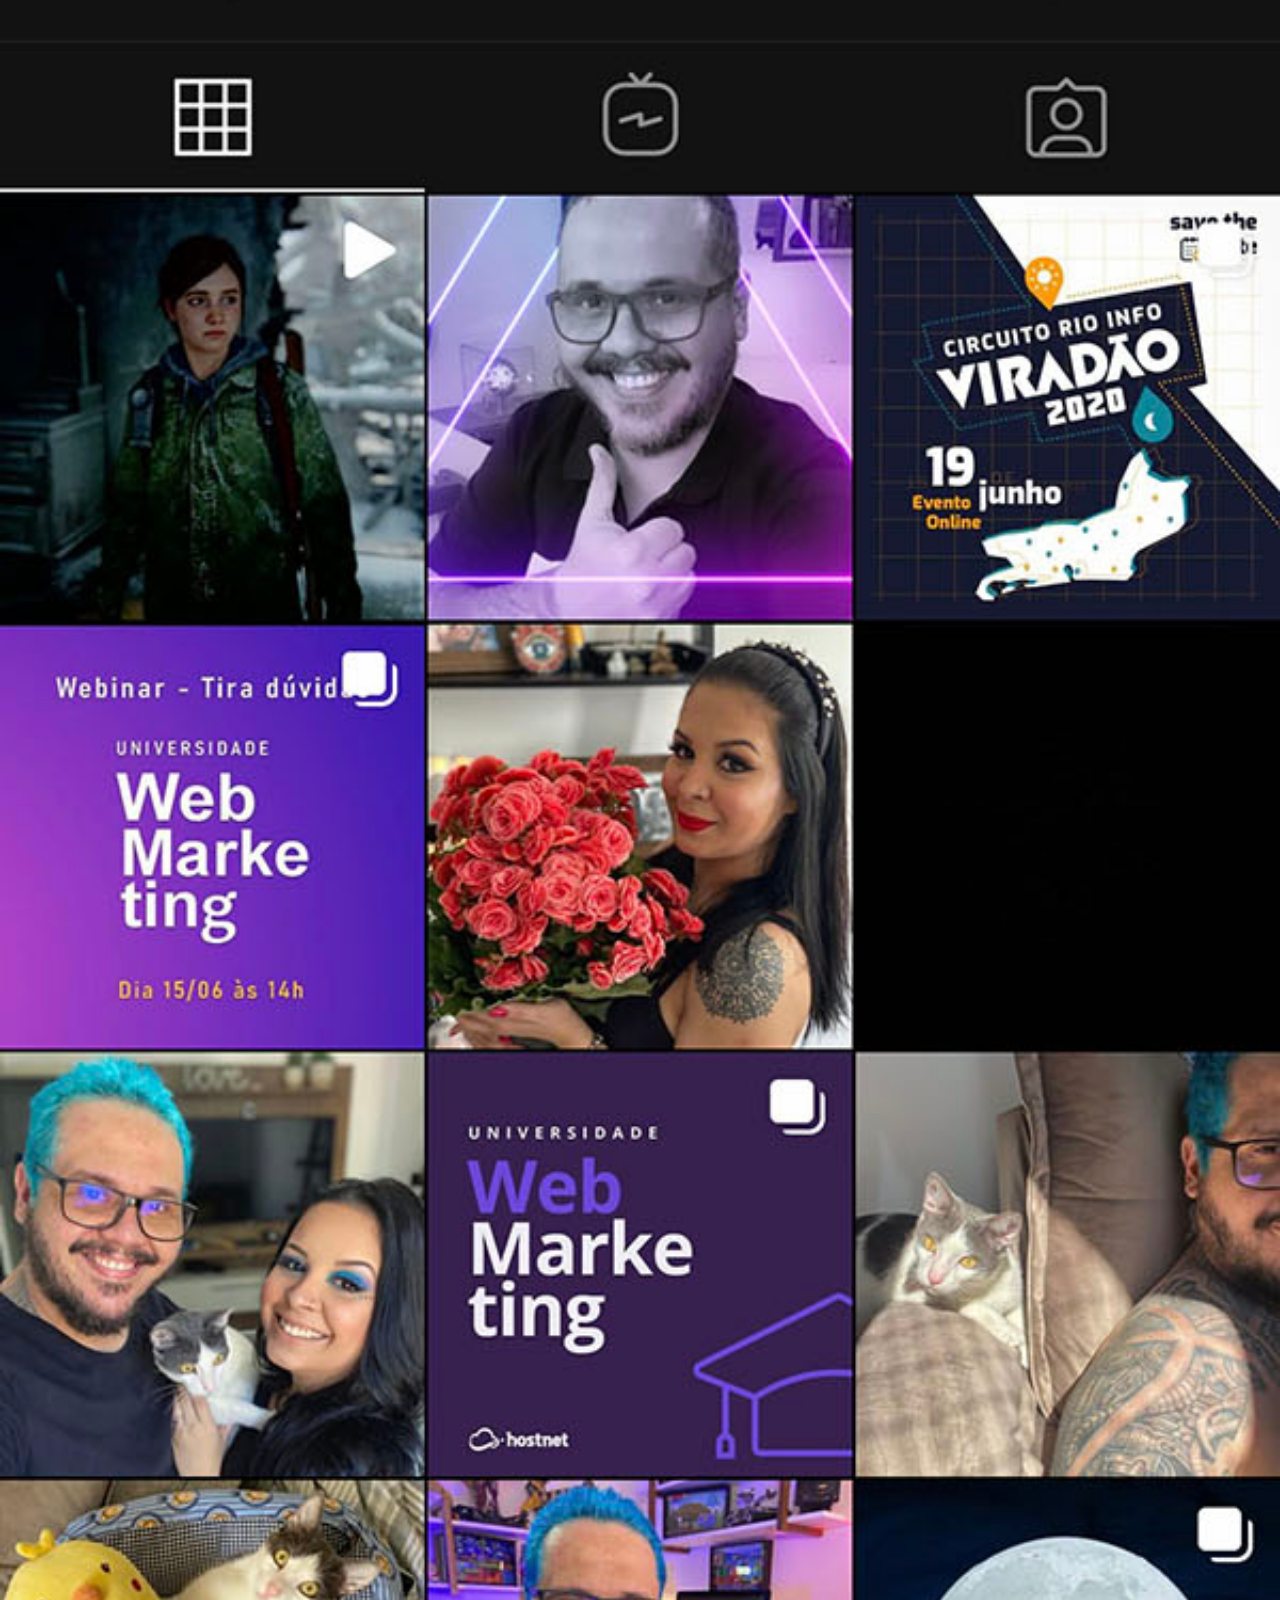
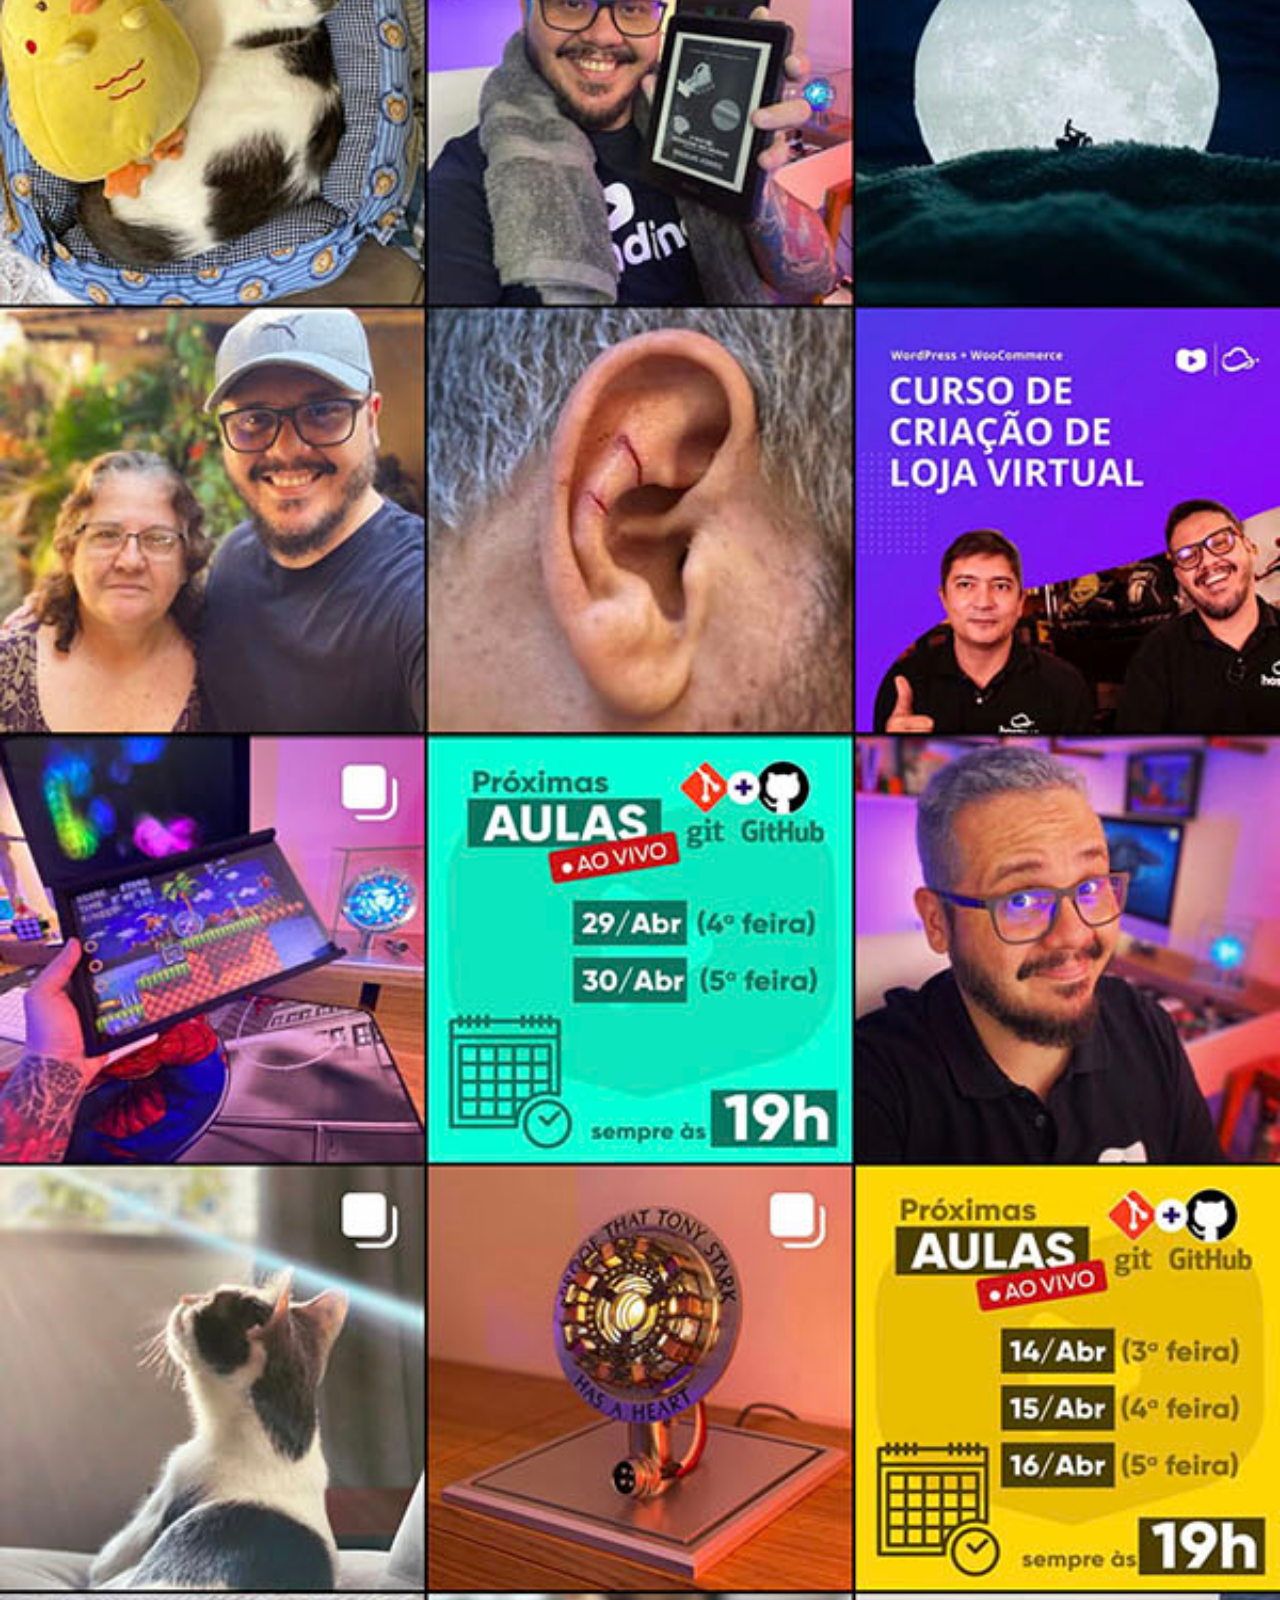
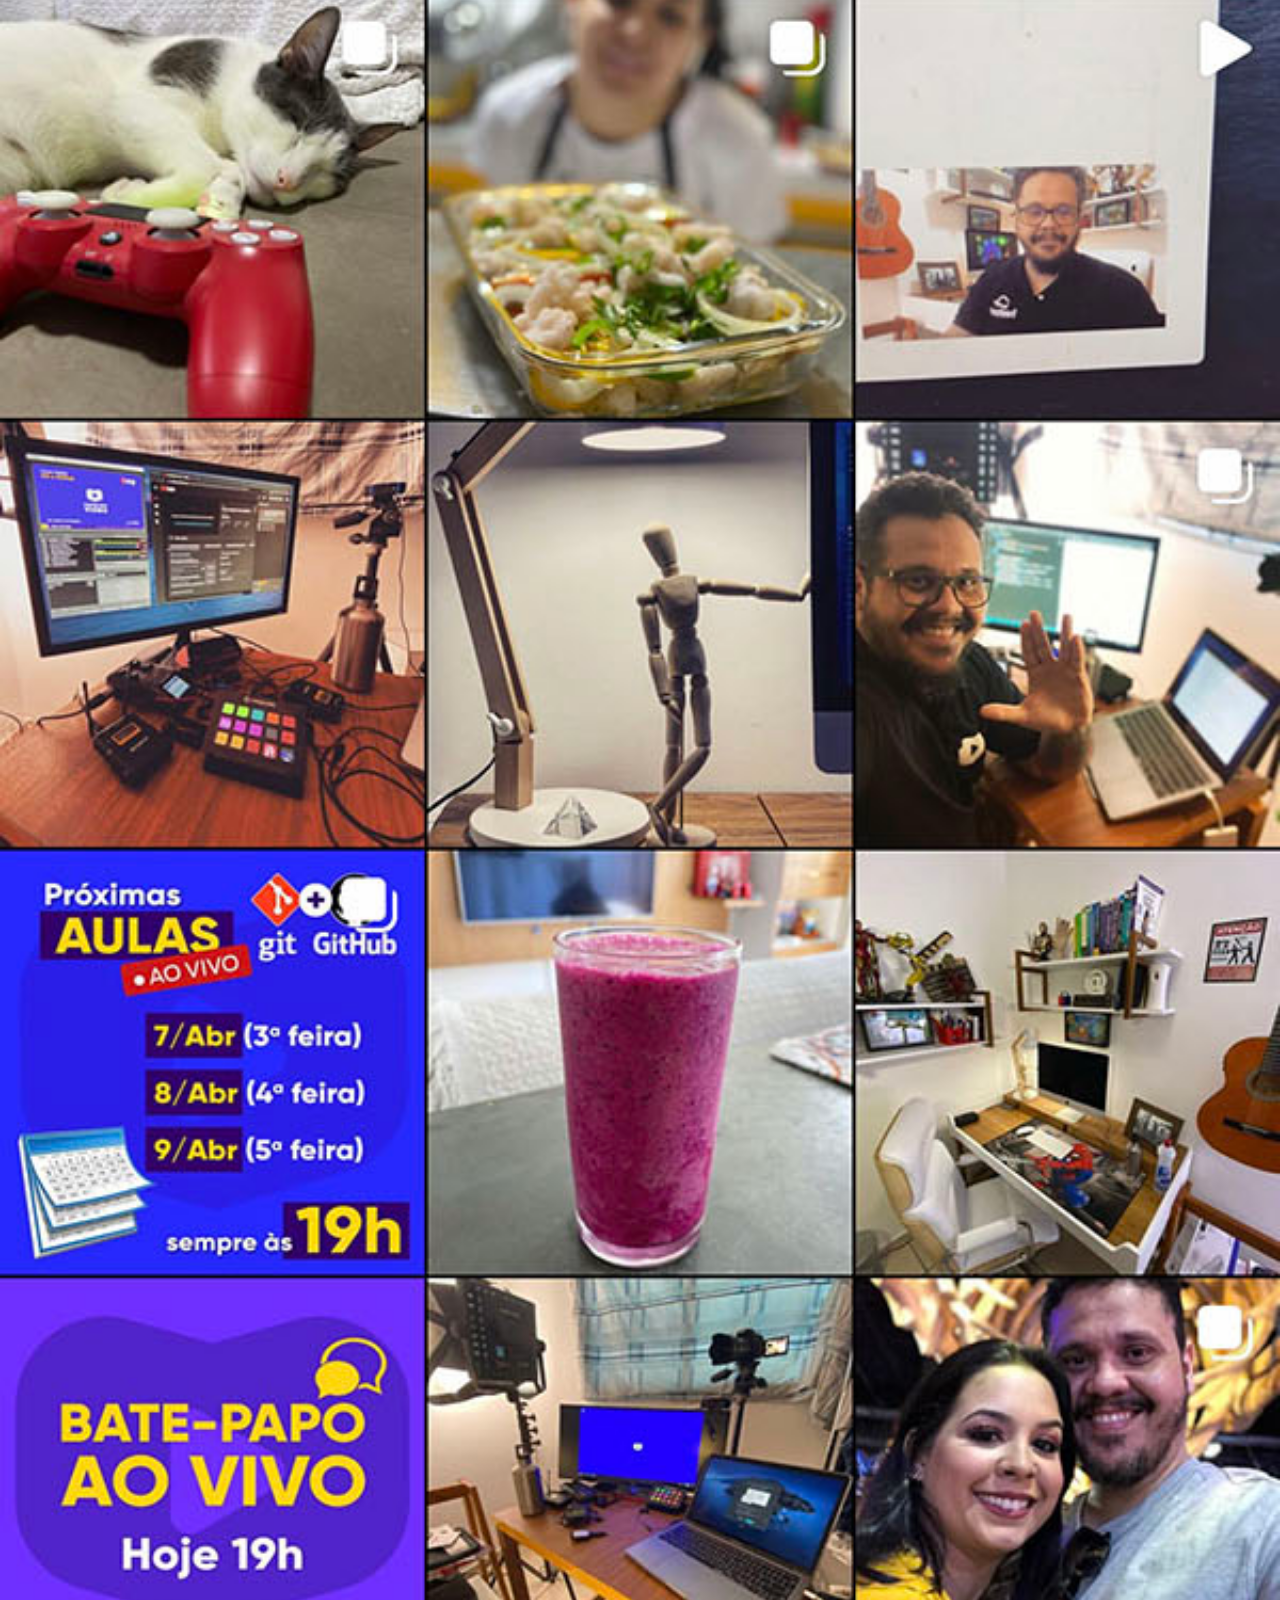
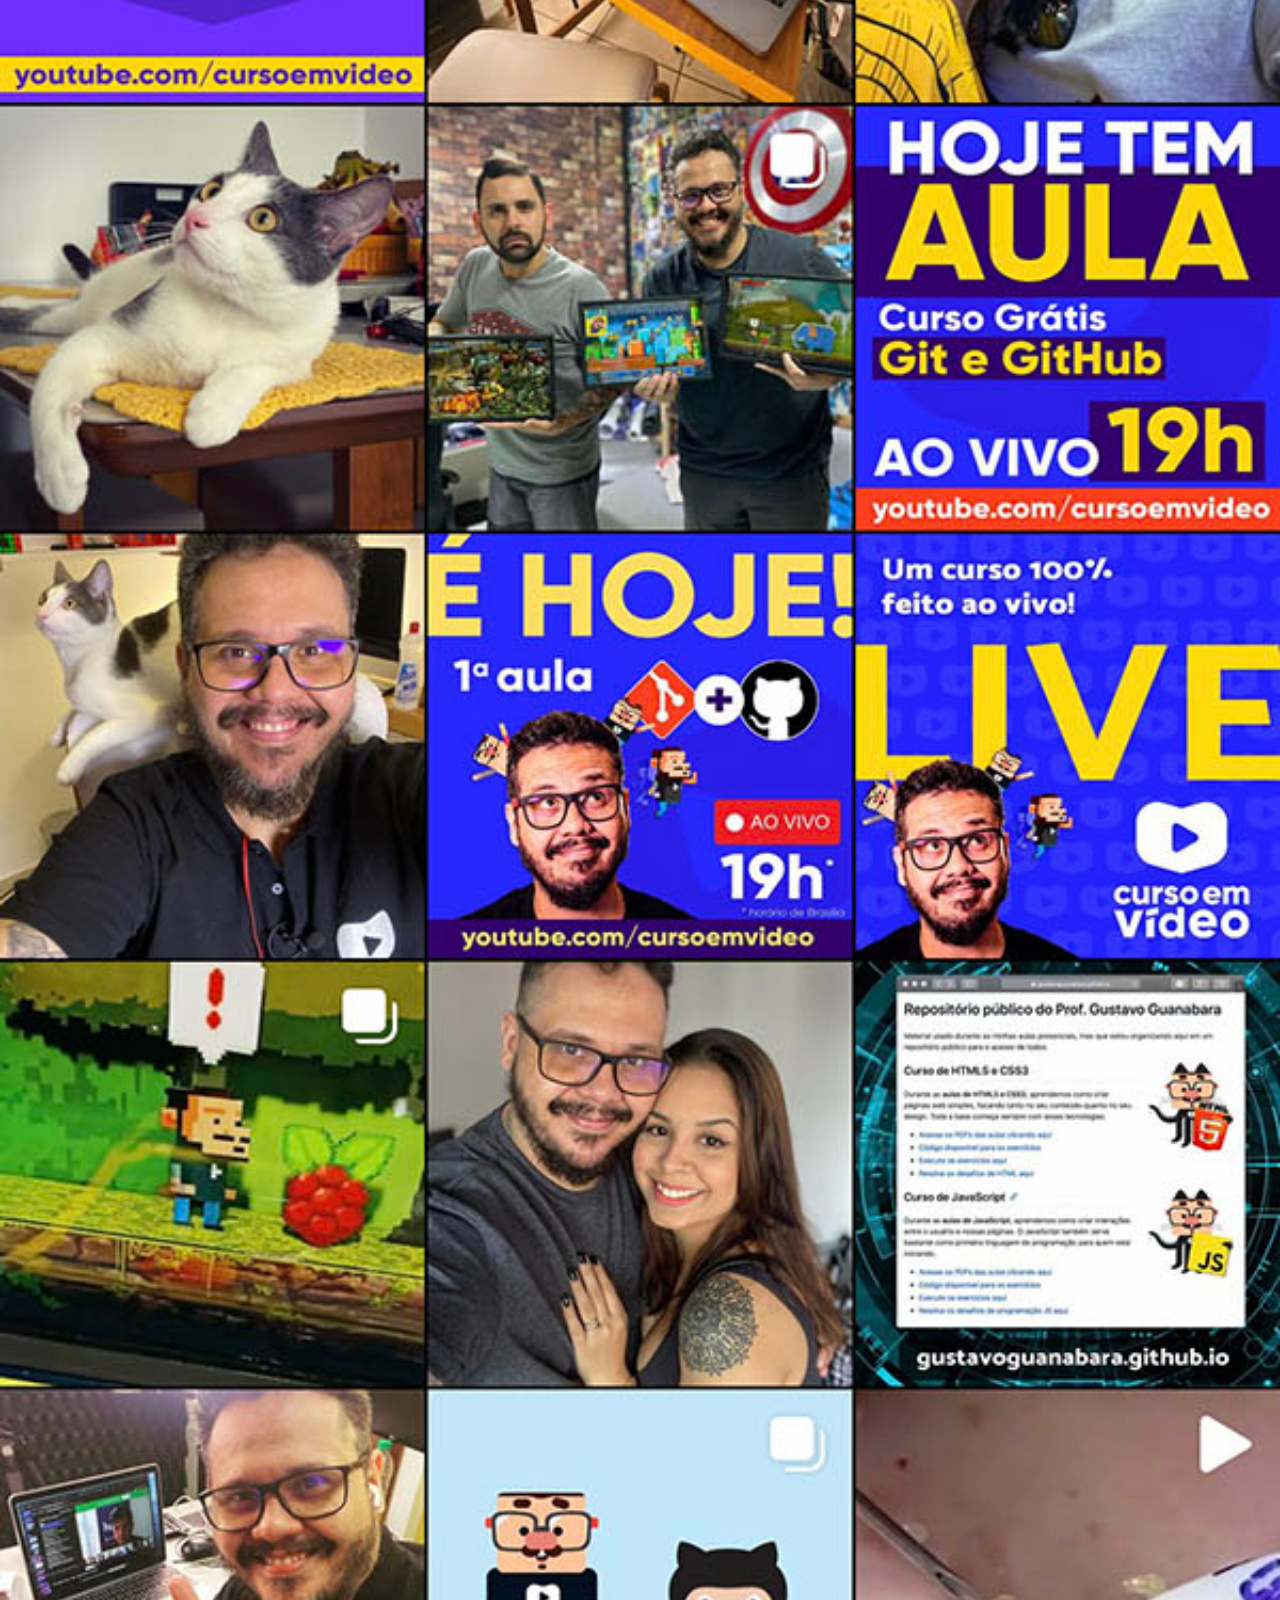
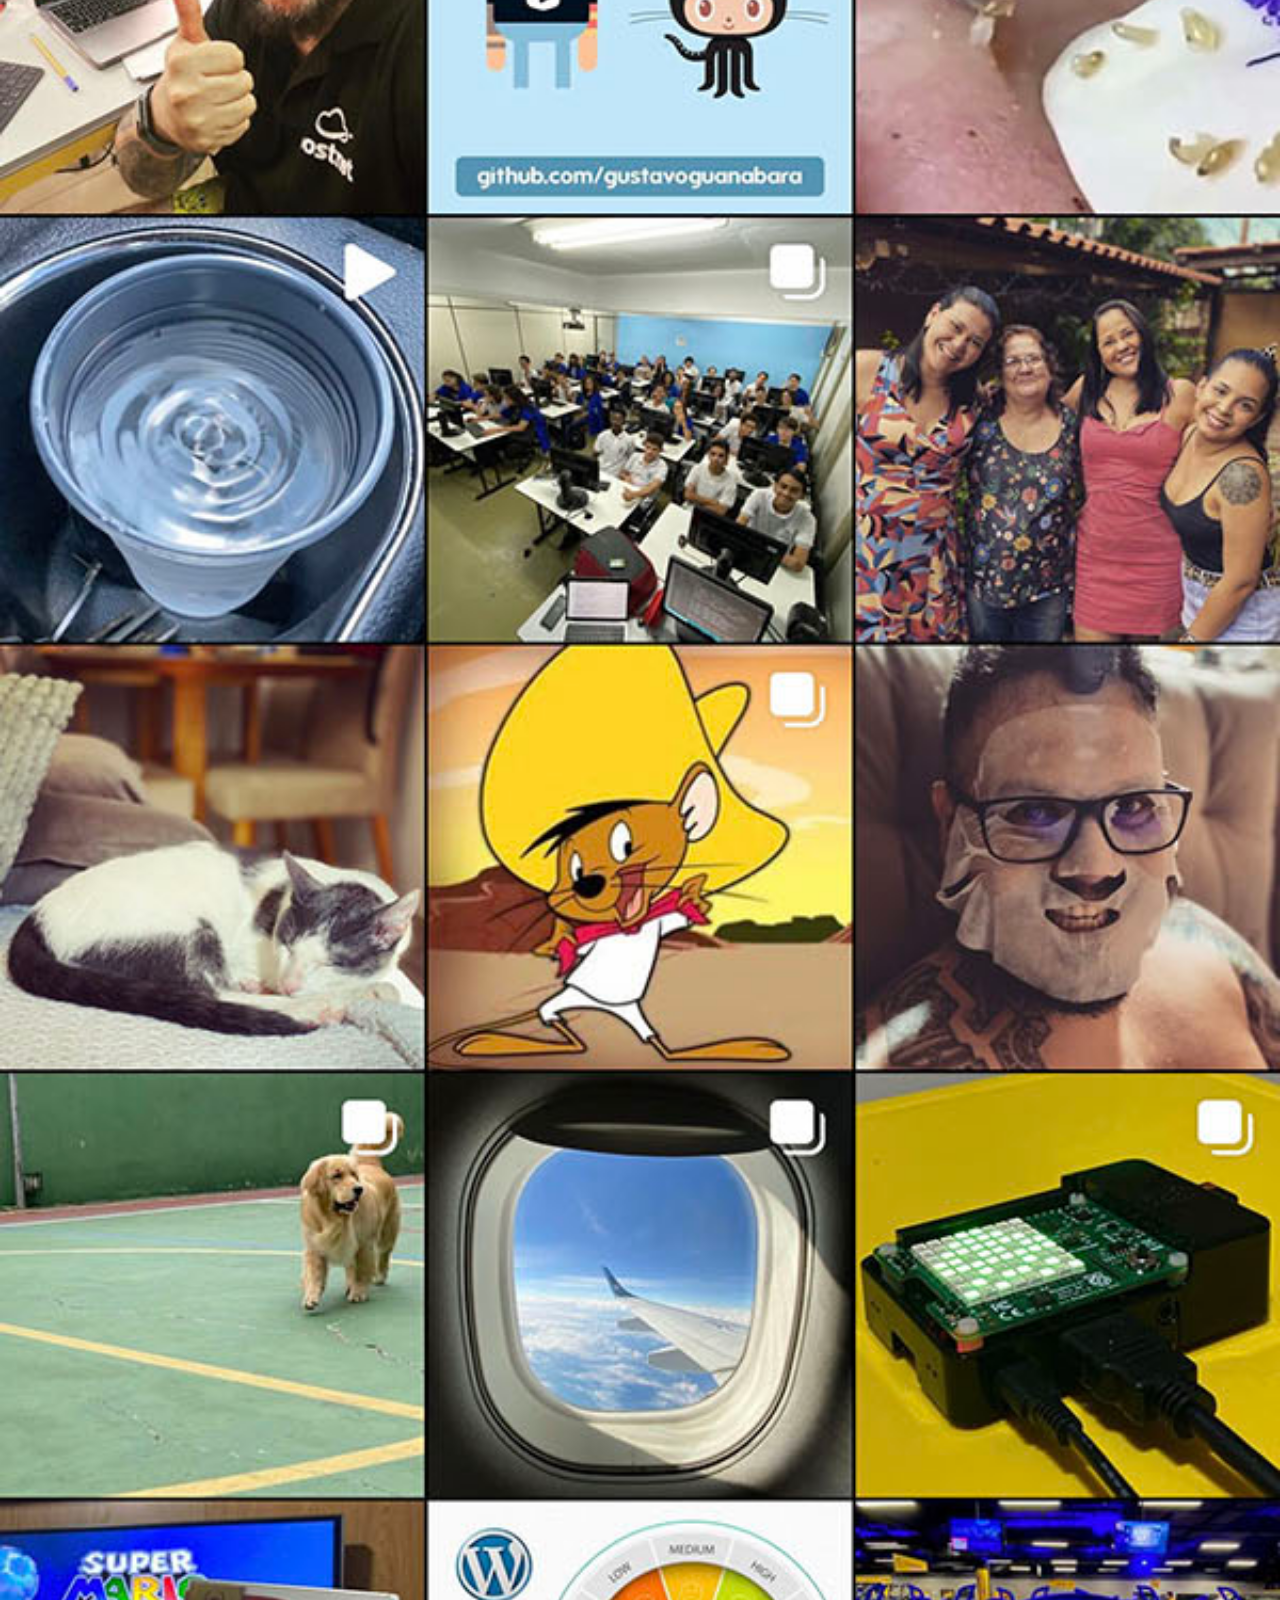
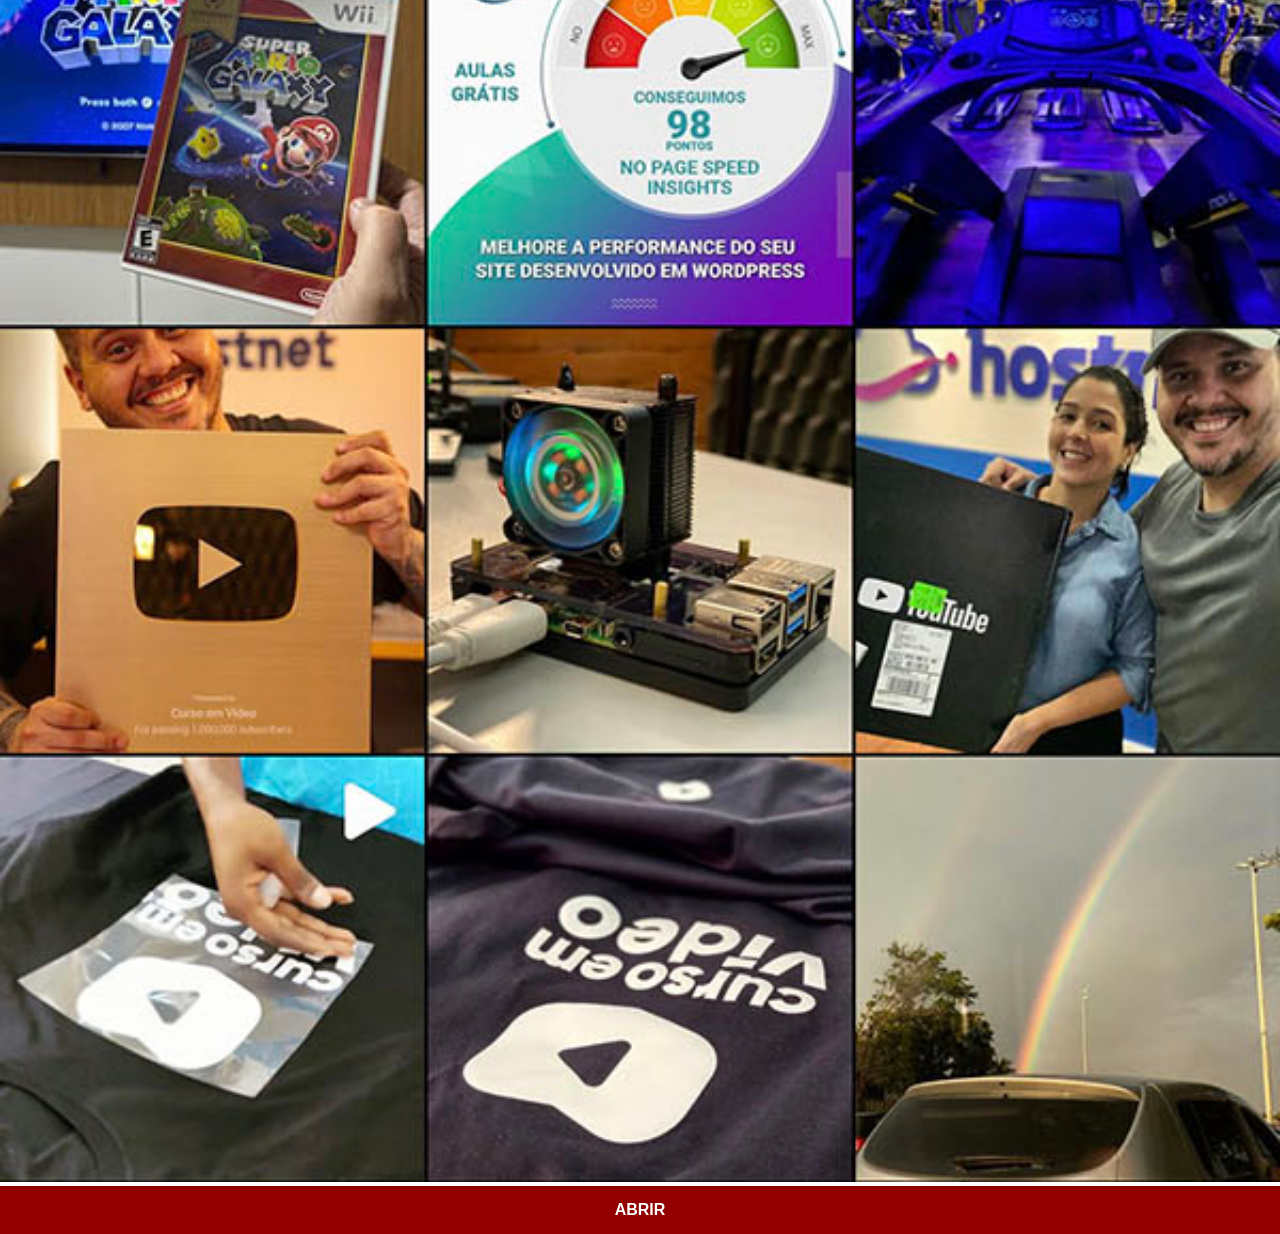
<file: instagram.html>
<!DOCTYPE html>
<html lang="pt-br">
<head>
    <meta charset="UTF-8">
    <meta name="viewport" content="width=device-width, initial-scale=1.0">
    <link rel="stylesheet" href="estilos/rede-sociais.css">
    <title>Instagram</title>
</head>
<body>
    <img src="imagens/tela-instagram.jpg" alt="Instagram">
    <a target="_blank" href="https://www.instagram.com/gustavoguanabara/">ABRIR</a>
</body>
</html>
</file>
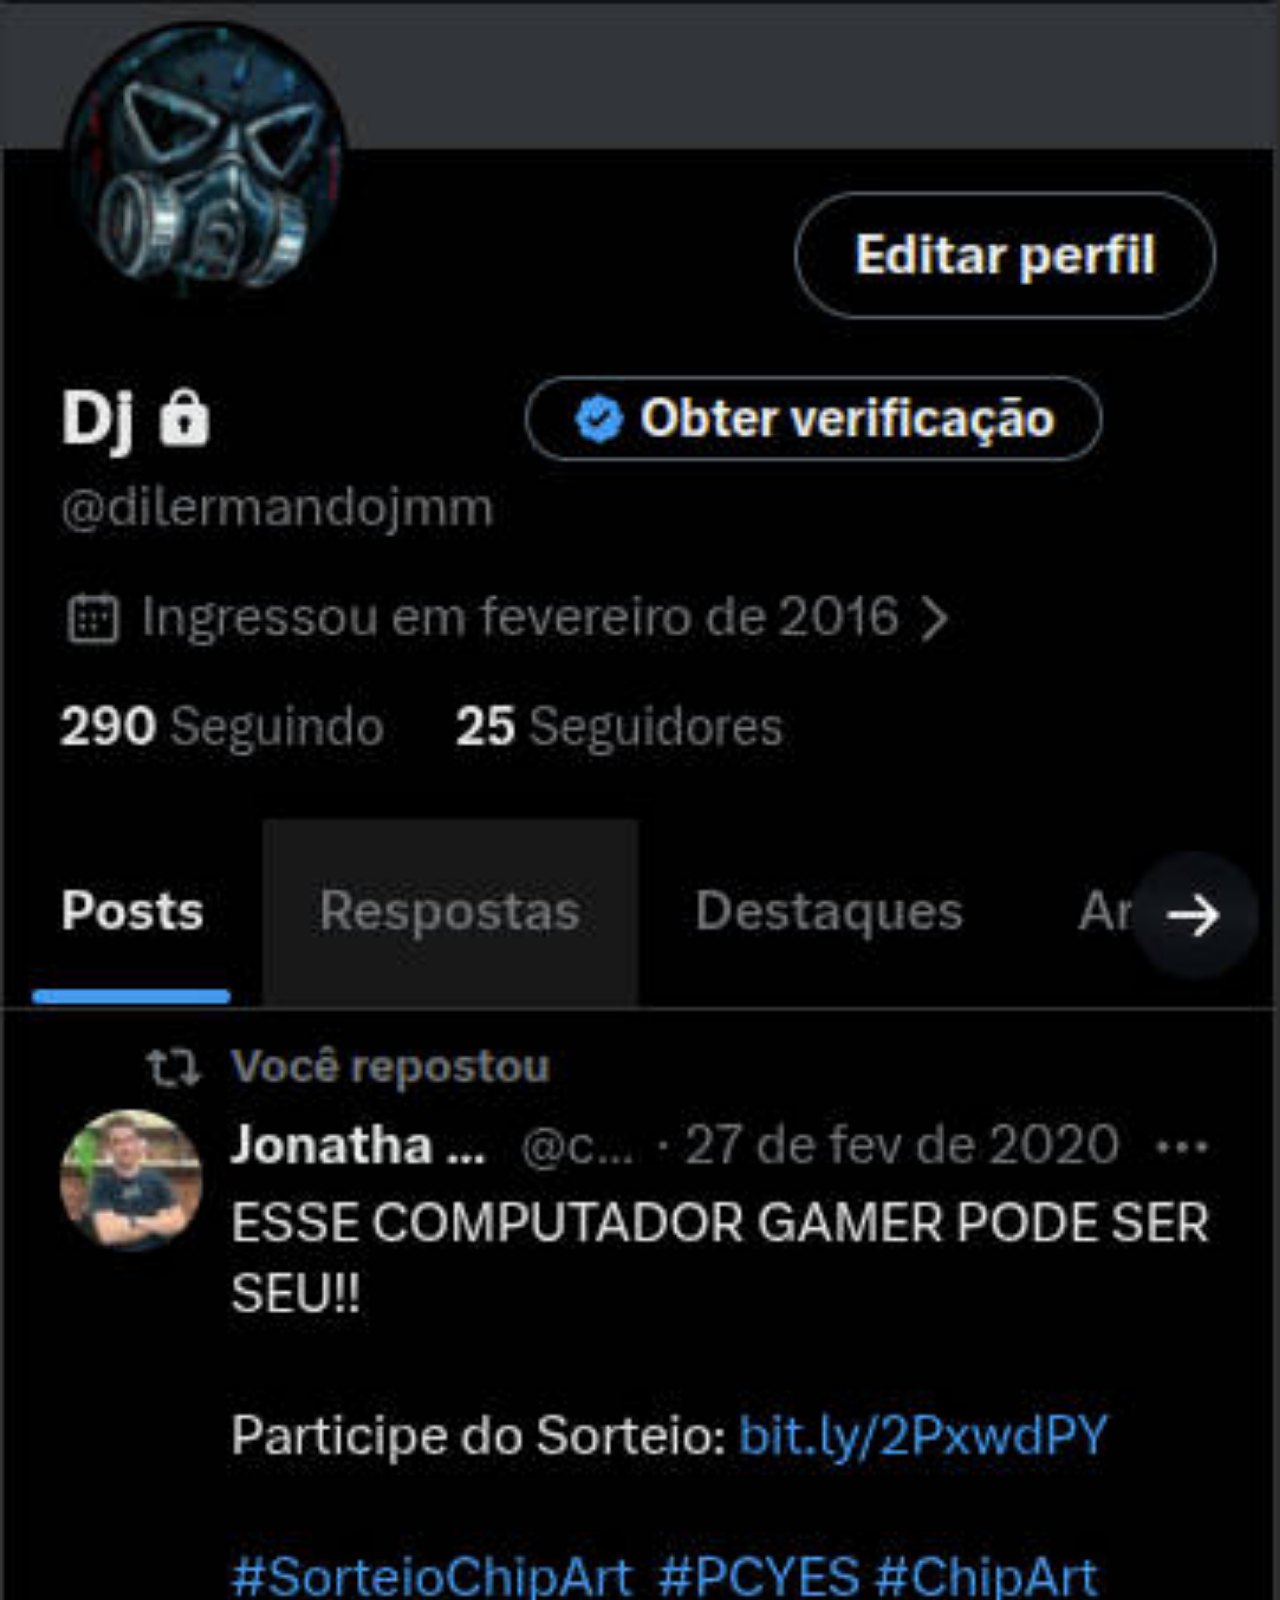
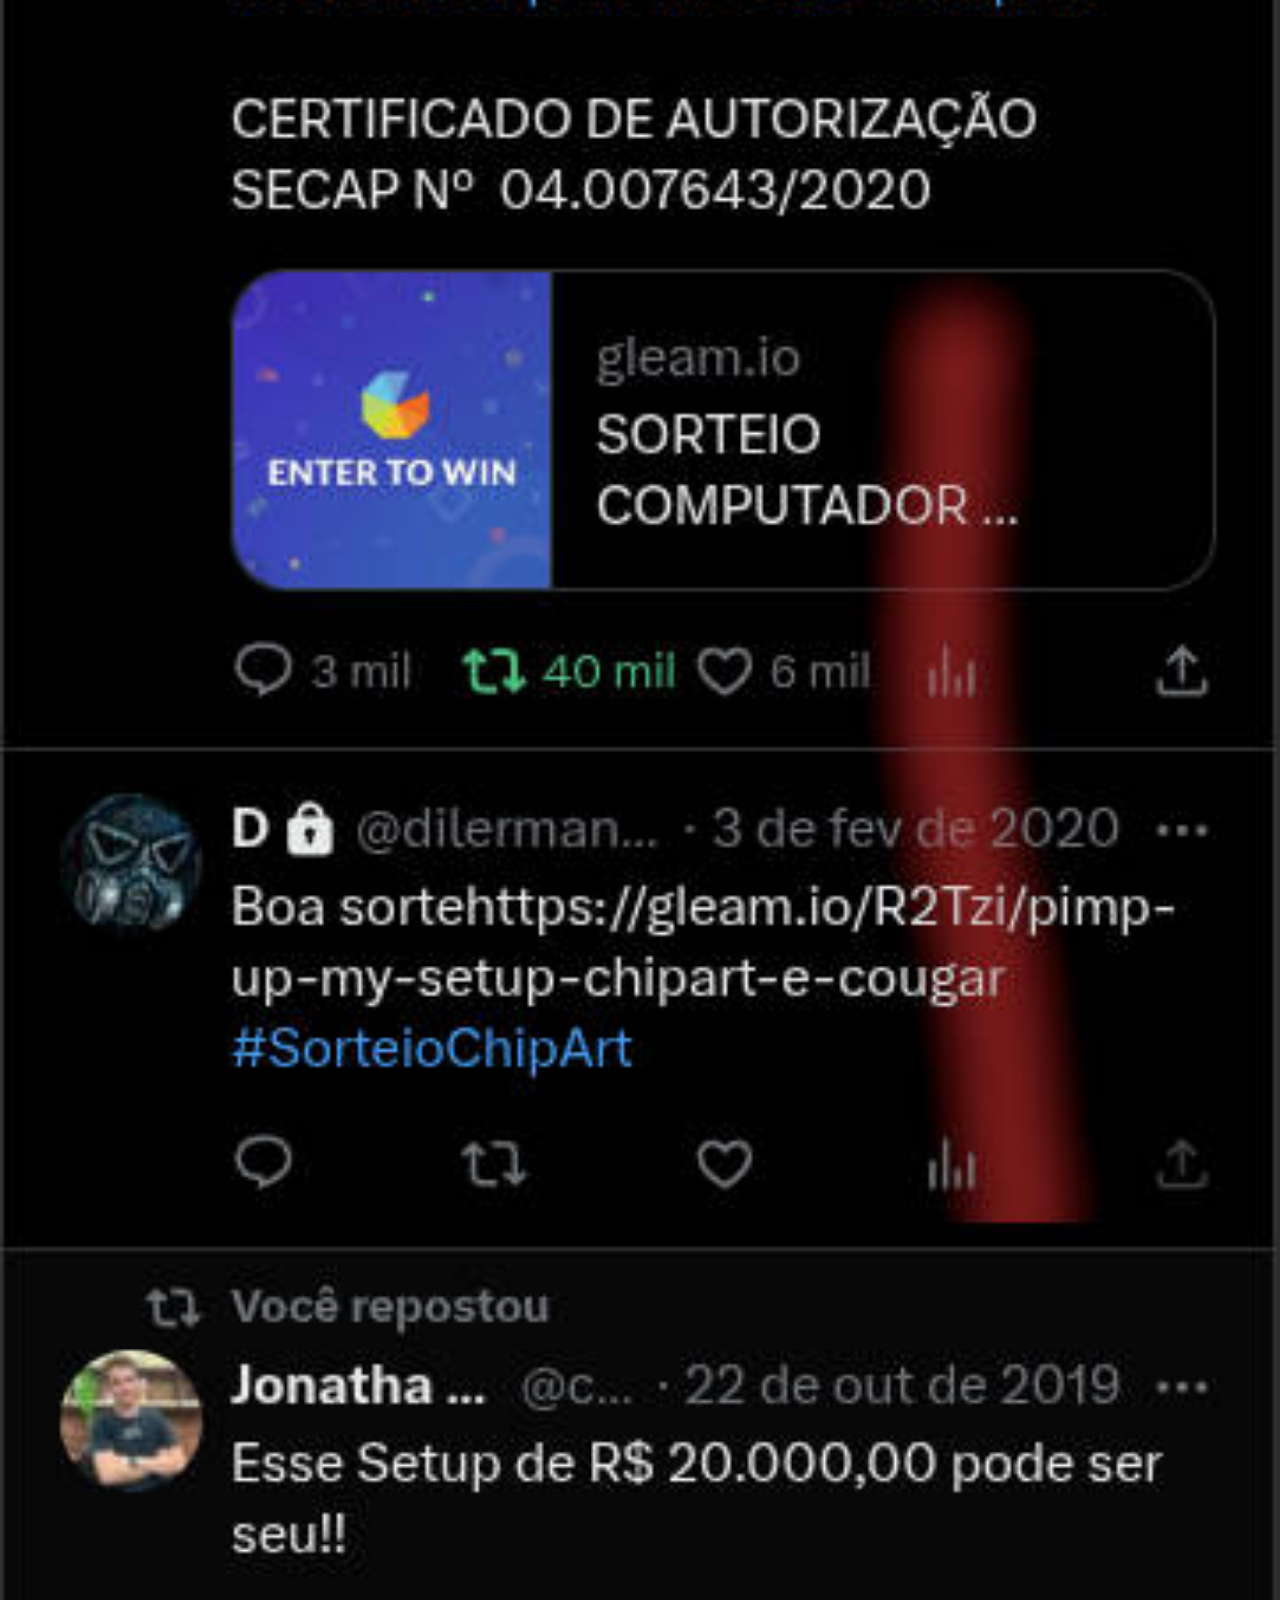
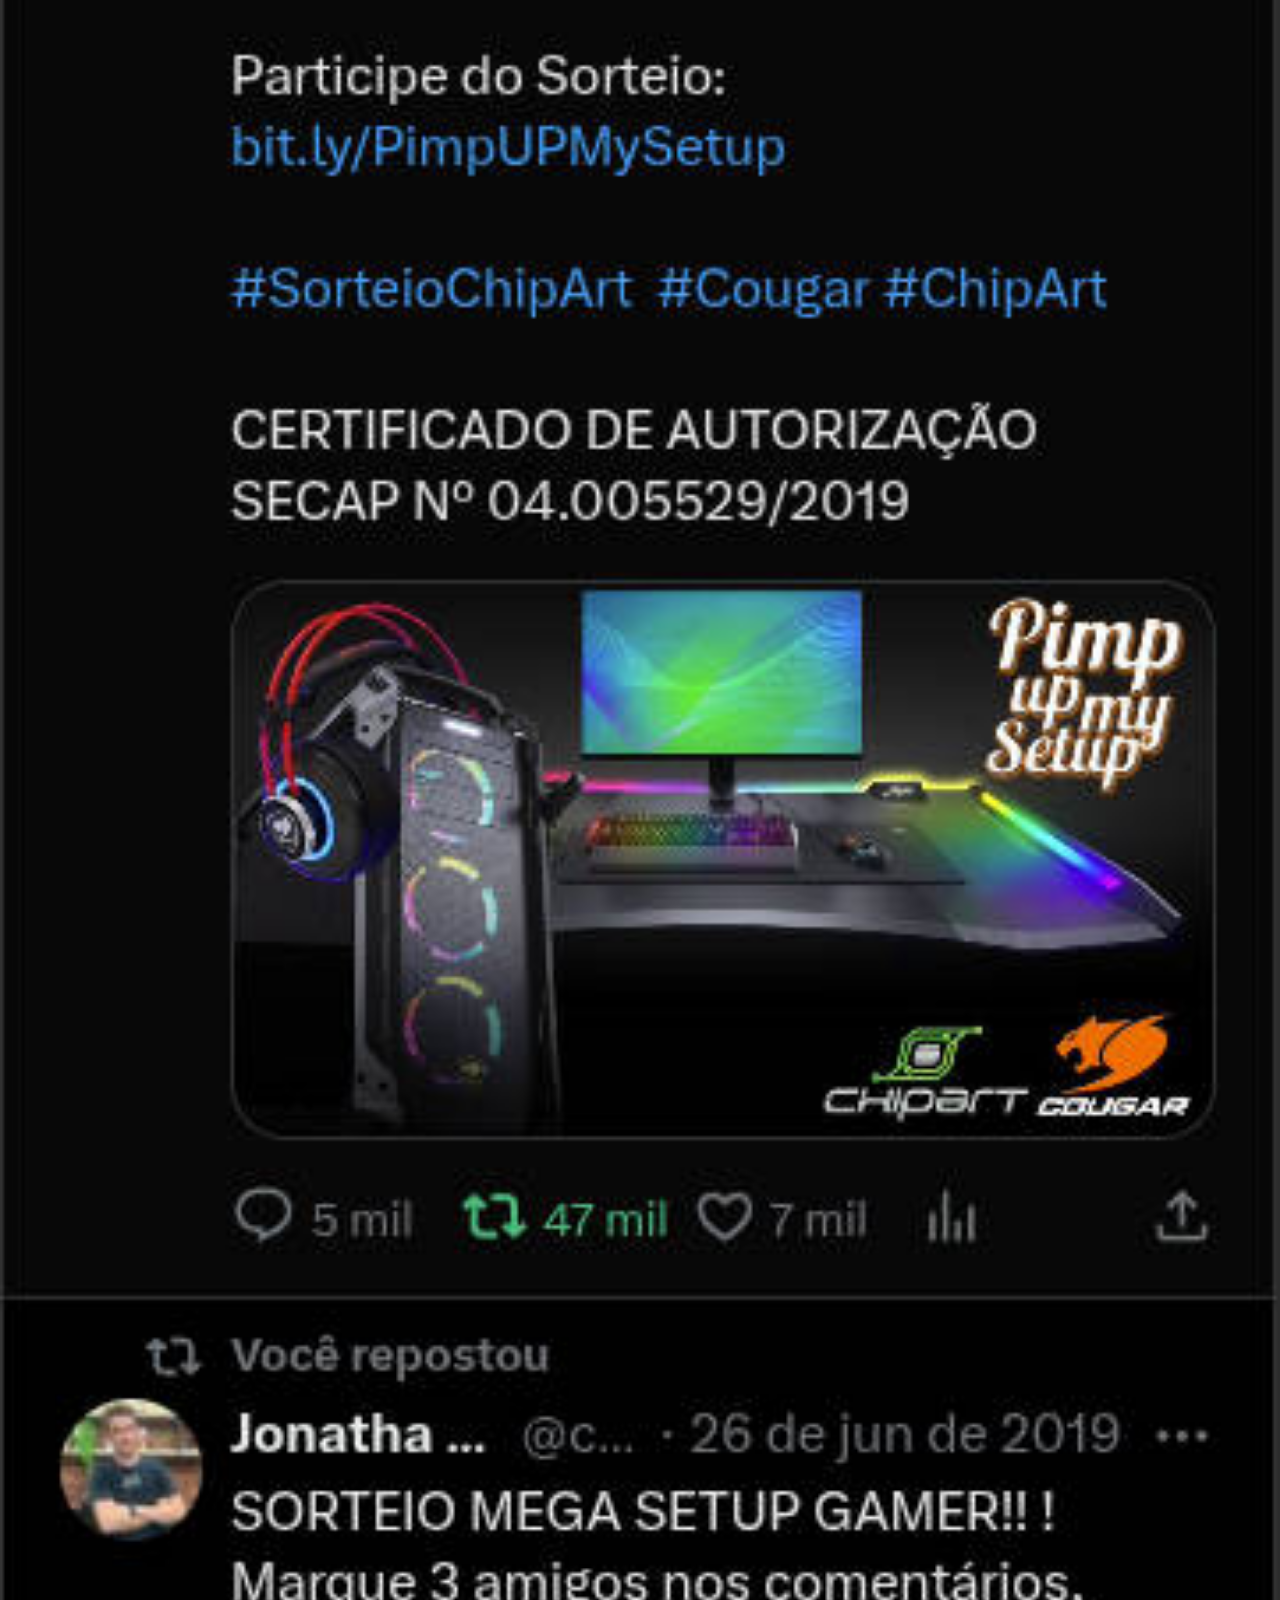
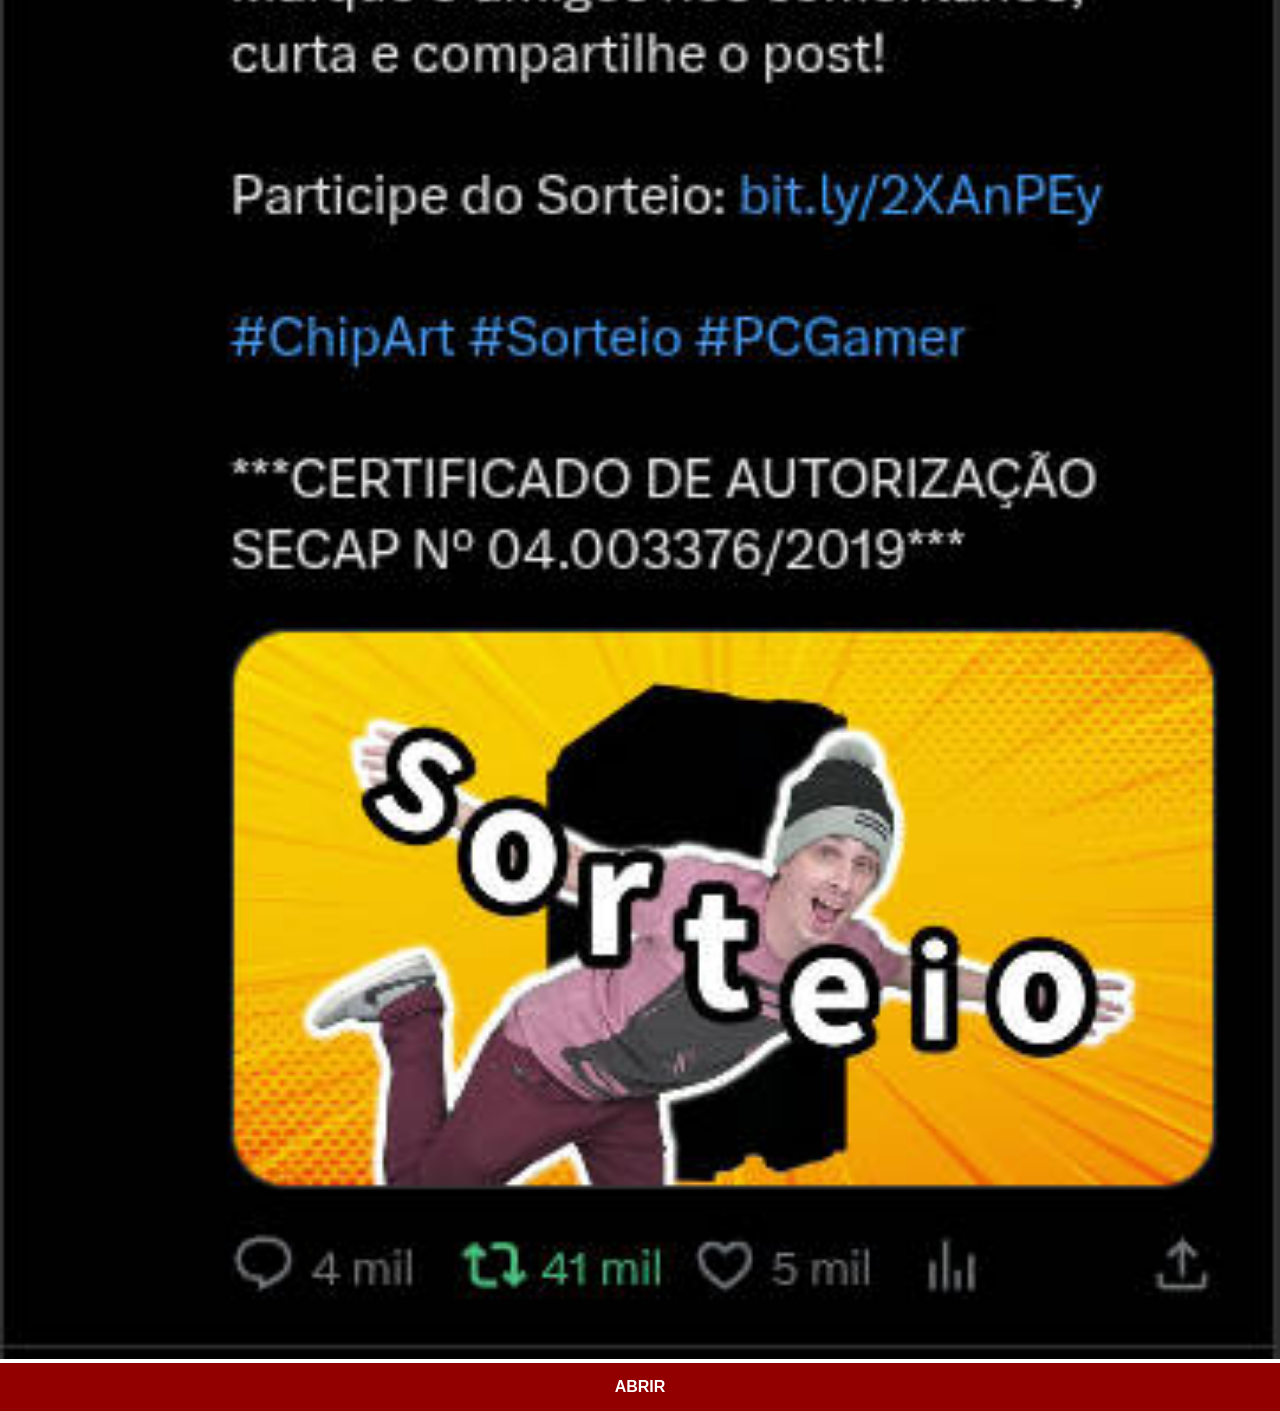
<file: twitter.html>
<!DOCTYPE html>
<html lang="pt-br">
<head>
    <meta charset="UTF-8">
    <meta name="viewport" content="width=device-width, initial-scale=1.0">
    <link rel="stylesheet" href="estilos/rede-sociais.css">
    <title>Twitter</title>
</head>
<body>
    <img src="imagens/tela-twitter.jpg" alt="Twitter">
    <a target="_blank" href="https://x.com/dilermandojmm">ABRIR</a>
</body>
</html>
</file>
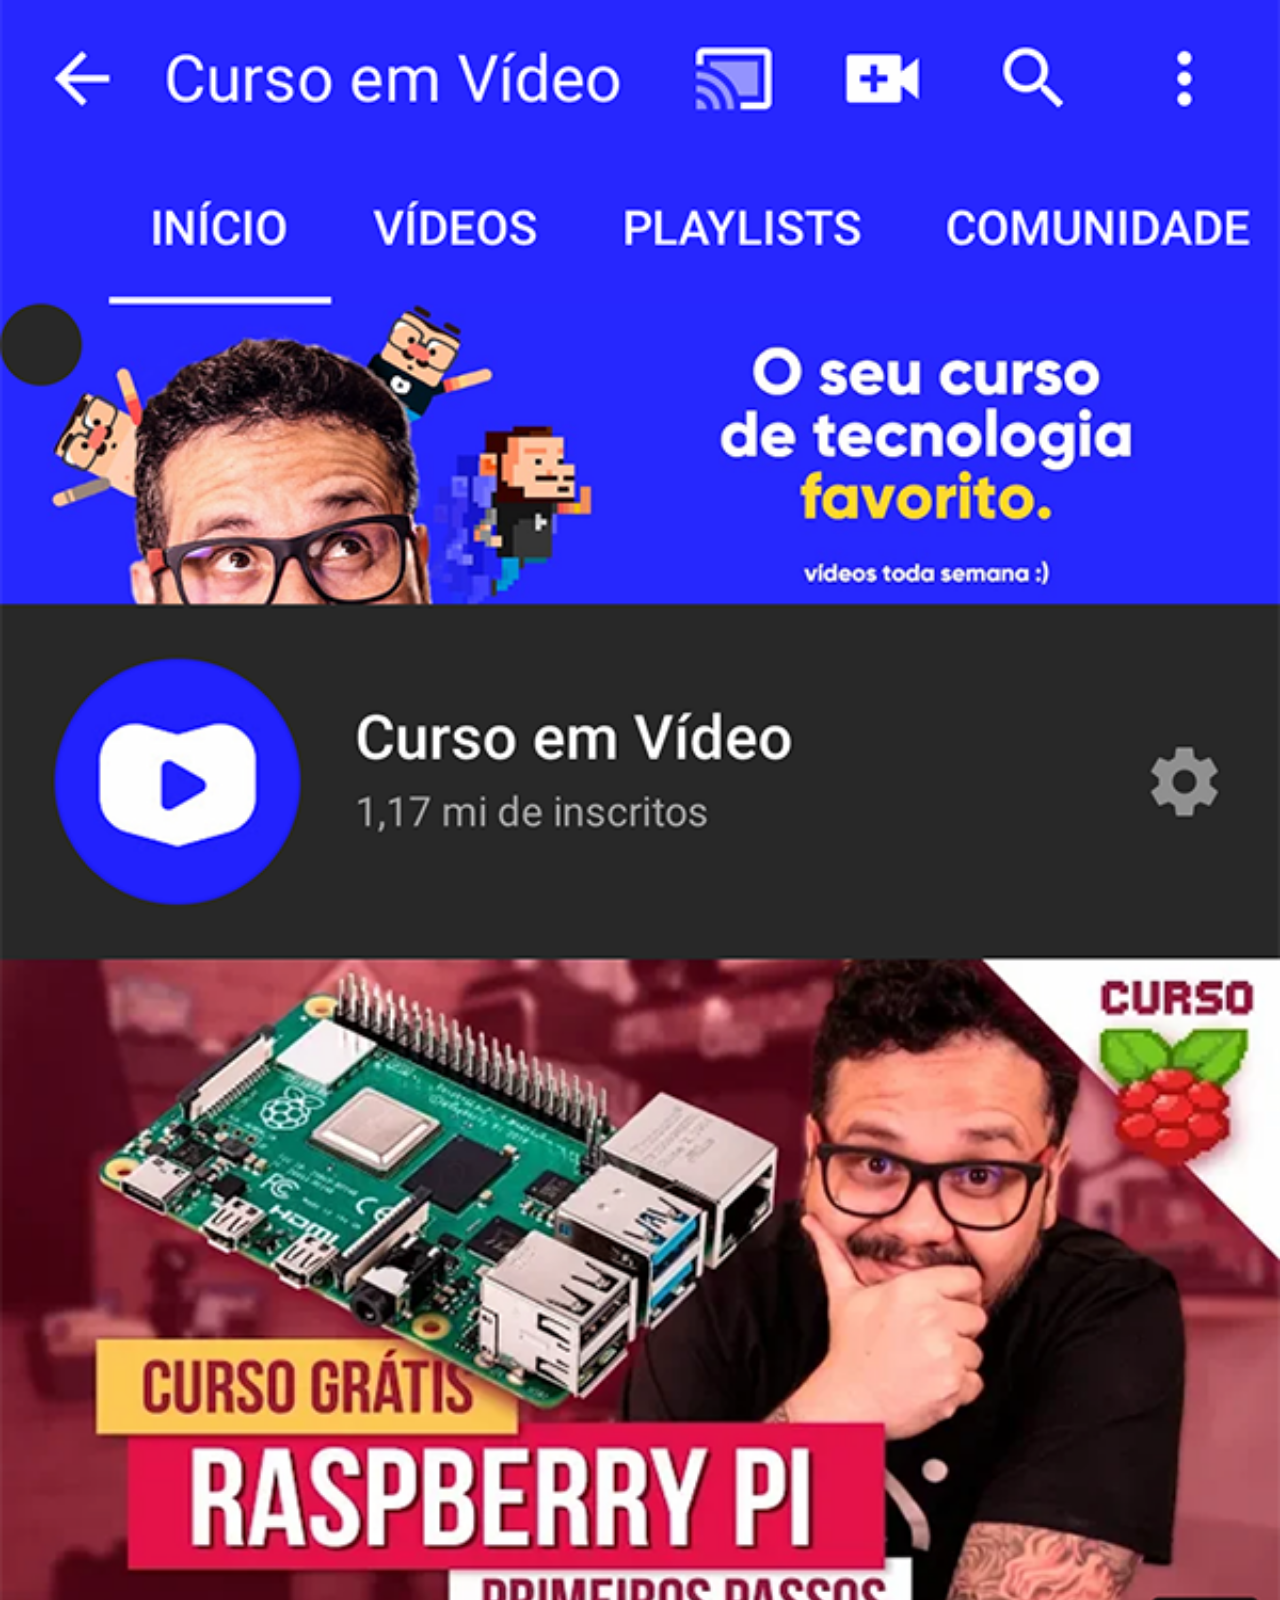
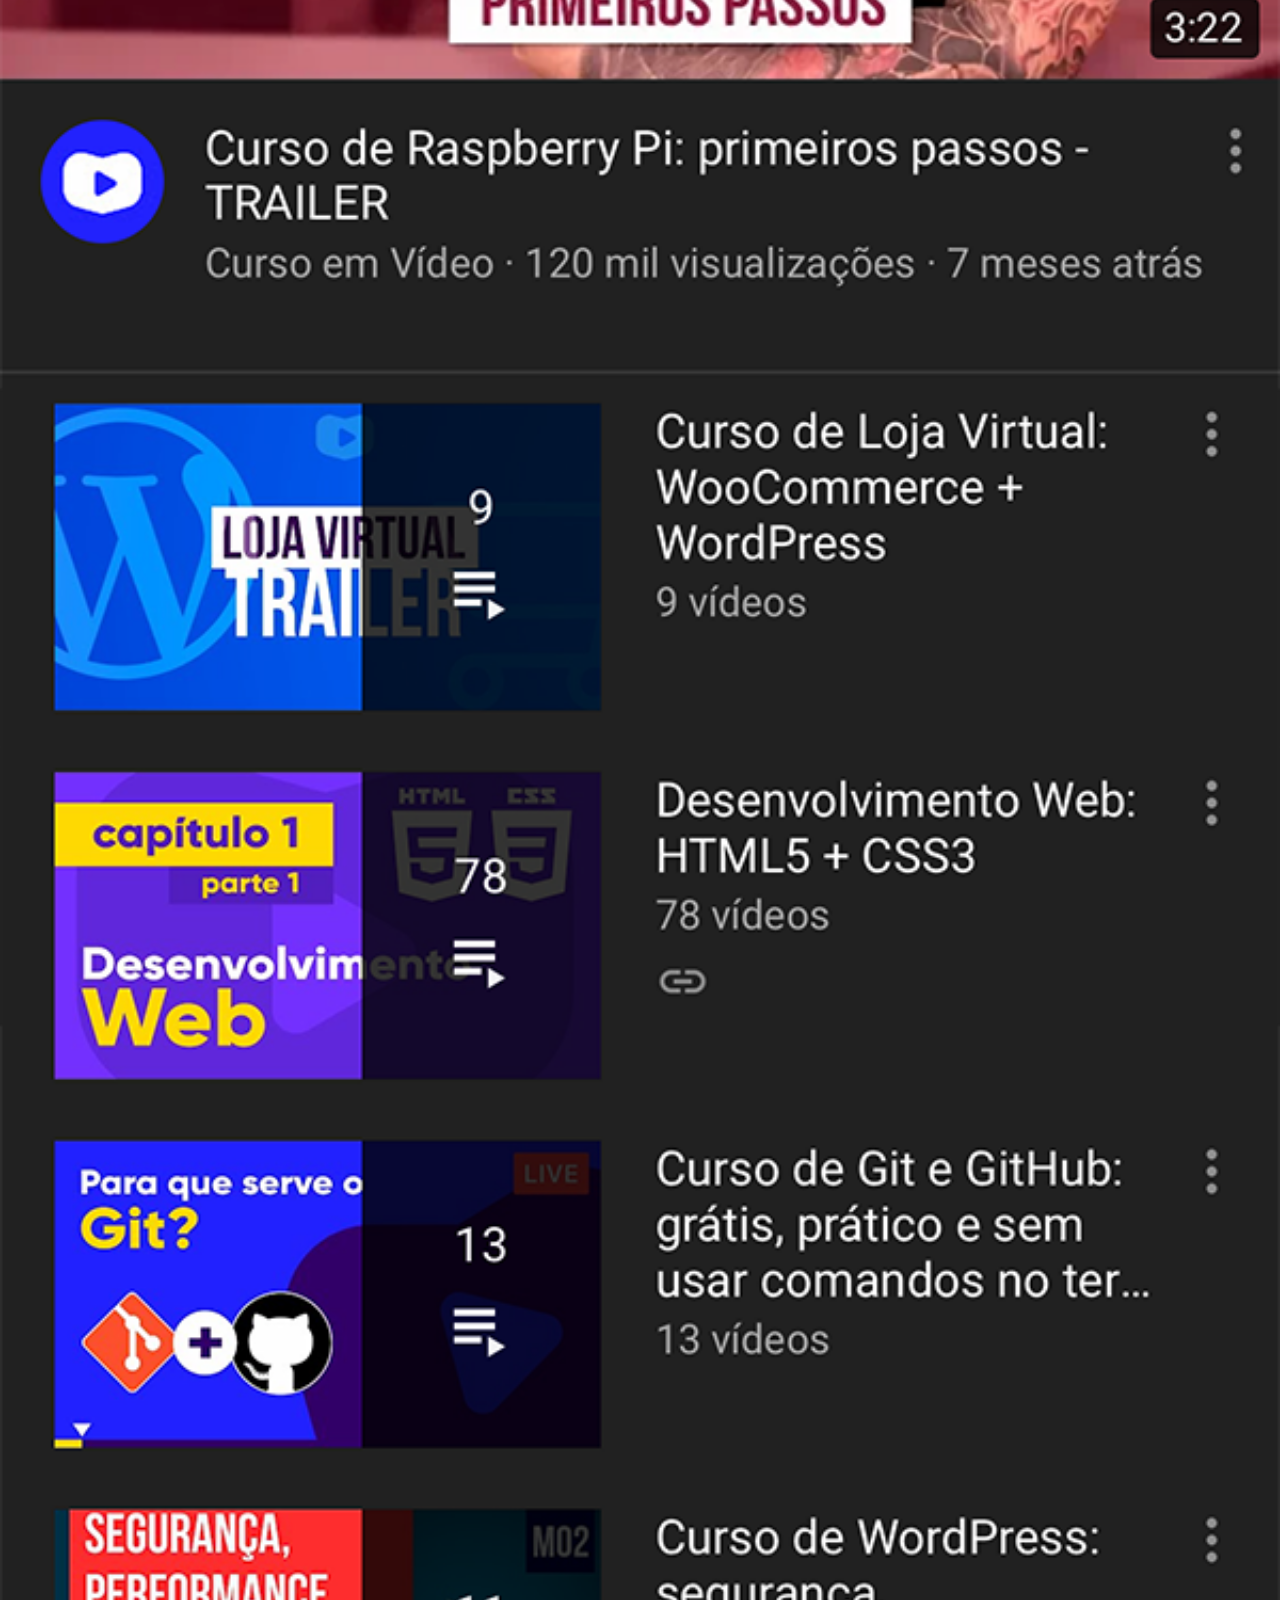
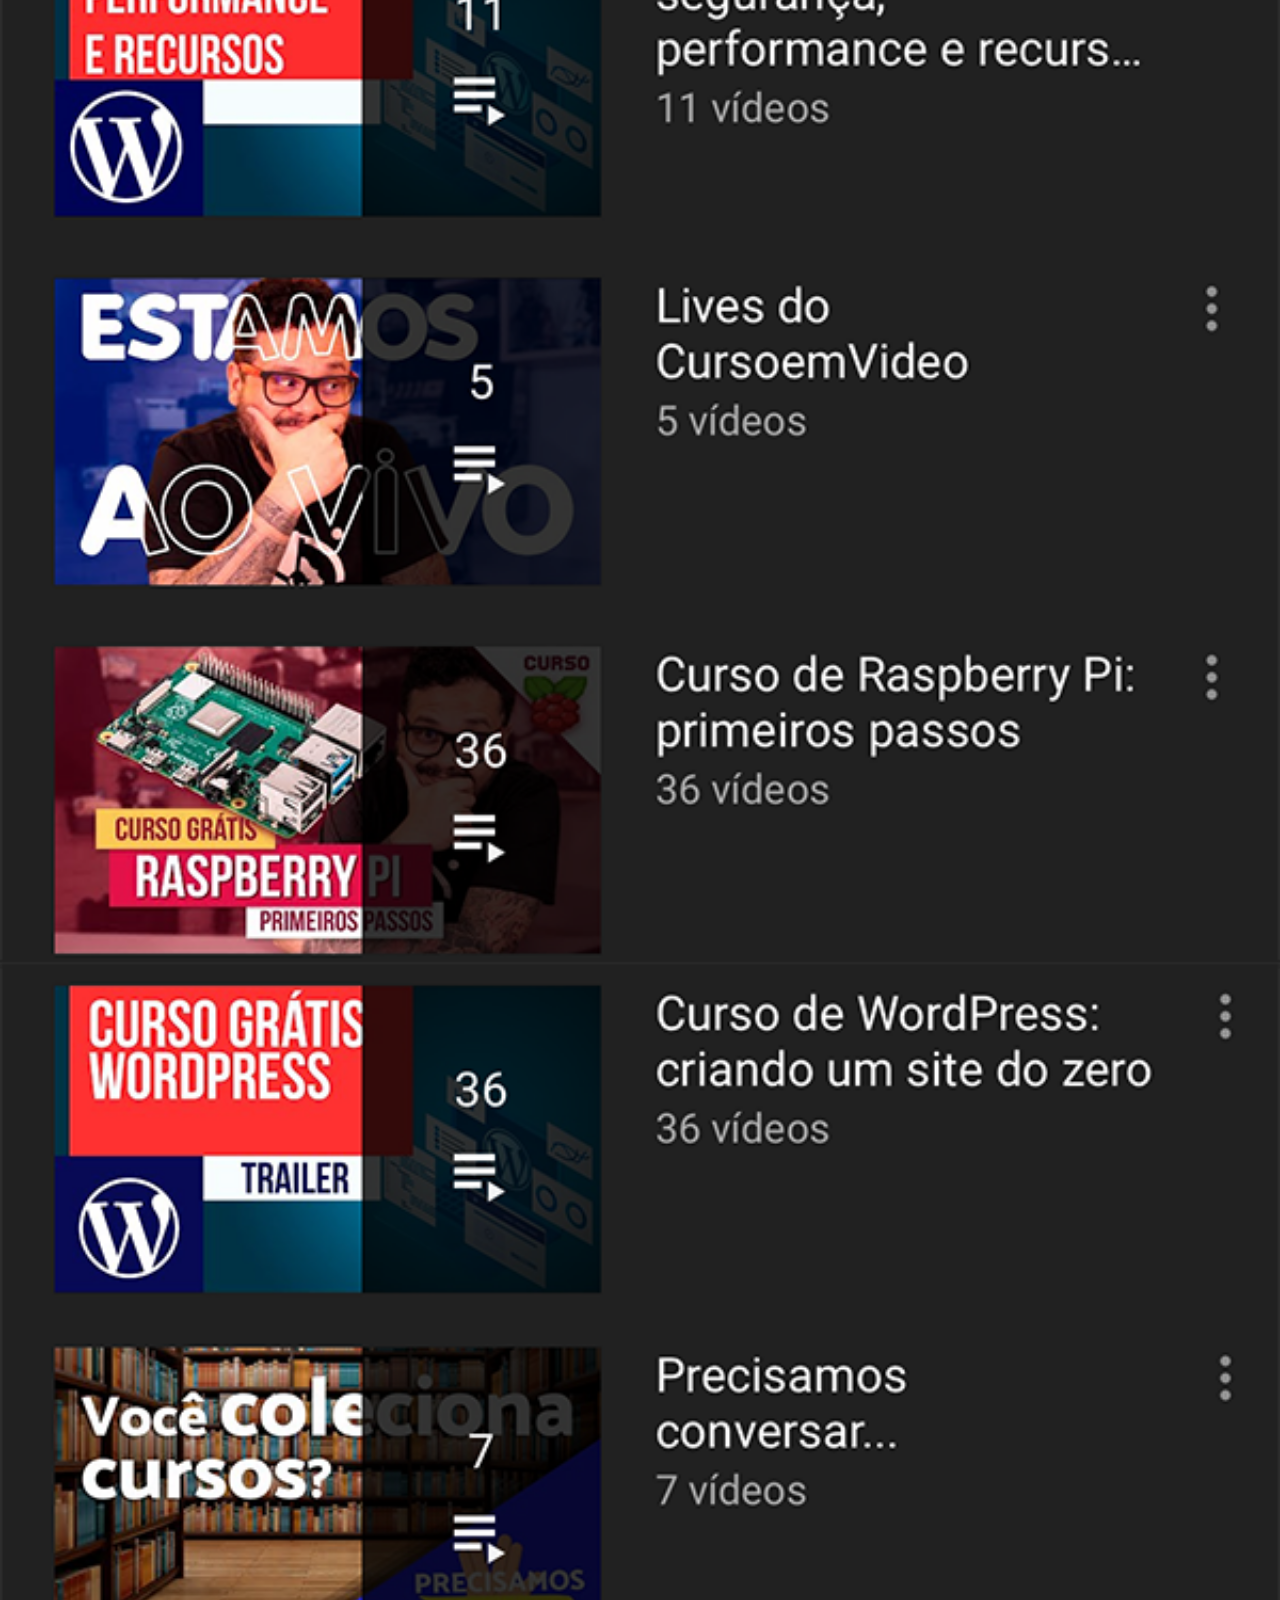
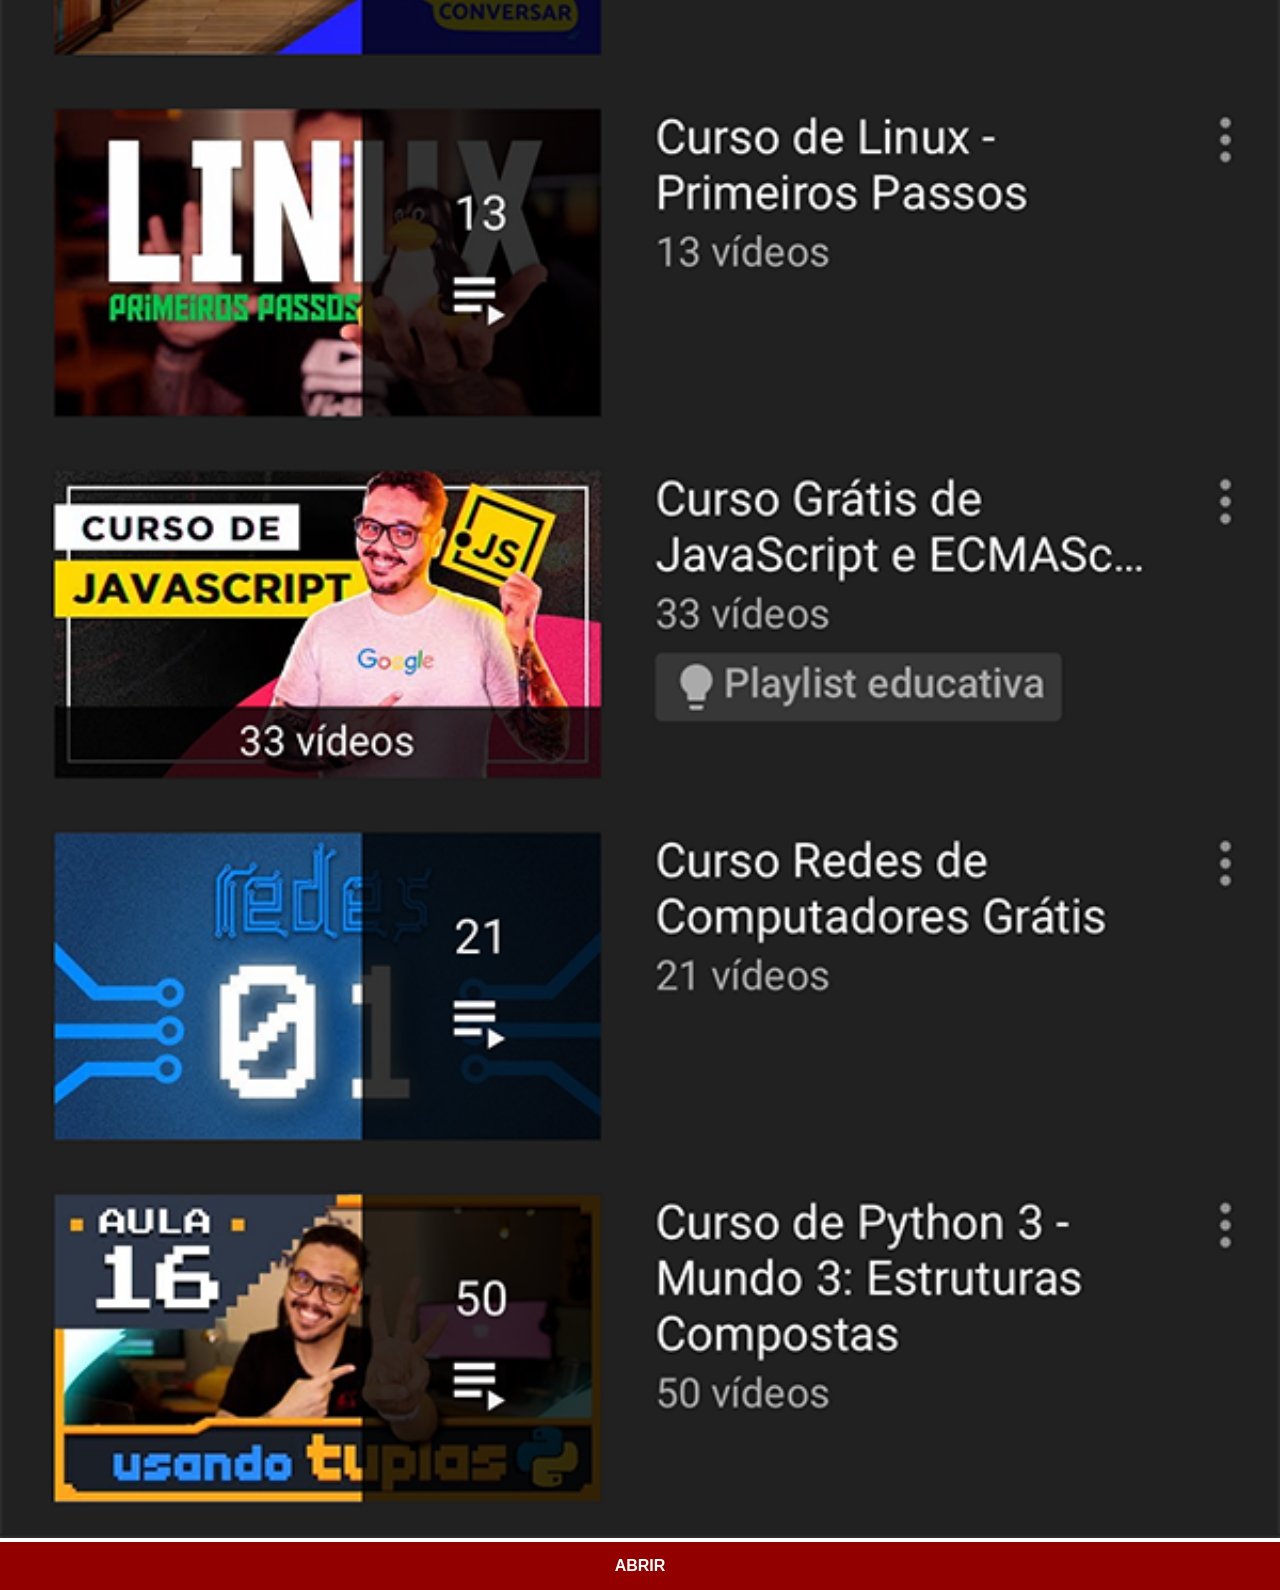
<file: youtube.html>
<!DOCTYPE html>
<html lang="pt-br">
<head>
    <meta charset="UTF-8">
    <meta name="viewport" content="width=device-width, initial-scale=1.0">
    <title>Youtube</title>
    <link rel="stylesheet" href="estilos/rede-sociais.css">

</head>
<body>
    <img src="imagens/tela-youtube.png" alt="YouTube">
    <a target="_blank" href="https://www.youtube.com/@cursoemvideo">ABRIR</a>
</body>
</html>
</file>
<file: estilos/style.css>
@charset "UTF-8";

* {
    padding: 0px;
    margin: 0px;
    font-family: Arial, Helvetica, sans-serif;
}

html, body {
    height: 100vh;
    width: 100vw;
    background-color: black;
}

body {
    background-image: url(../imagens/fundo-madeira.jpg);
    background-size: cover;
    background-repeat: no-repeat;
    background-position: top center;
    background-attachment: fixed;
}

main {
    position: relative;
    height: 100vh;
}

section#telefone {
    position: absolute;
    top: 50%;
    left: 50%;
    transform: translate(-50%,-50%);

    height: 626px;
    width: 310px;
    background-image: url(../imagens/frame-iphone.png);
    background-repeat: no-repeat;

}

iframe#tela {
    position: relative;

    top: 83px;
    left: 25px;
    height: 466px;
    width: 262px;
} 

section#redes-sociais {
    height: 100%;
    margin-right: 100px;

    display: flex;
    flex-flow: row nowrap;
    justify-content: flex-end;
    align-items: center;
}

section#redes-sociais > div {
    
}


section#redes-sociais img{
    margin: 10px;
    width: 50px;
    border-radius: 50%;
    box-shadow: 0px 0px 5px 4px #00000080;
    box-sizing: border-box;
}

section#redes-sociais img:hover {
    border: 2px solid #ffffff6e;
    box-shadow: 0px 0px 5px 4px #000000b7;
    transform: translate(1px,1px);
    transition: transform .3s, border .1s,box-shadow .3s;
}

#home {
    width: 49px;
    margin-top: 91px;
    margin-left: 131px;
    border-radius: 50%;
    opacity: 0;
    filter: brightness(0);
}

#home:hover {
    opacity: .2;
}
</file>
<file: estilos/rede-sociais.css>
@charset "UTF-8";

 * {
    padding: 0px;
    margin: 0px;
    font-family: Arial, Helvetica, sans-serif;
}

::-webkit-scrollbar {
    width: 0px;
    height: 0px;
}

img {
    width: 100vw;
}

a {
    display: block;
    text-align: center;
    text-decoration: none;
    background-color: rgb(146, 0, 0);
    font-weight: bold;
    color: white;
    padding: 15px;
}

a:hover {
    font-size: 1.1em;
    padding-top: 13px;
    text-shadow: 2px 2px 3px #000000bd;
    background-color: rgb(176, 0, 0);
    transition:  font-size .2s, padding-top .2s, text-shadow .2s, background-color .1s;
}
</file>
